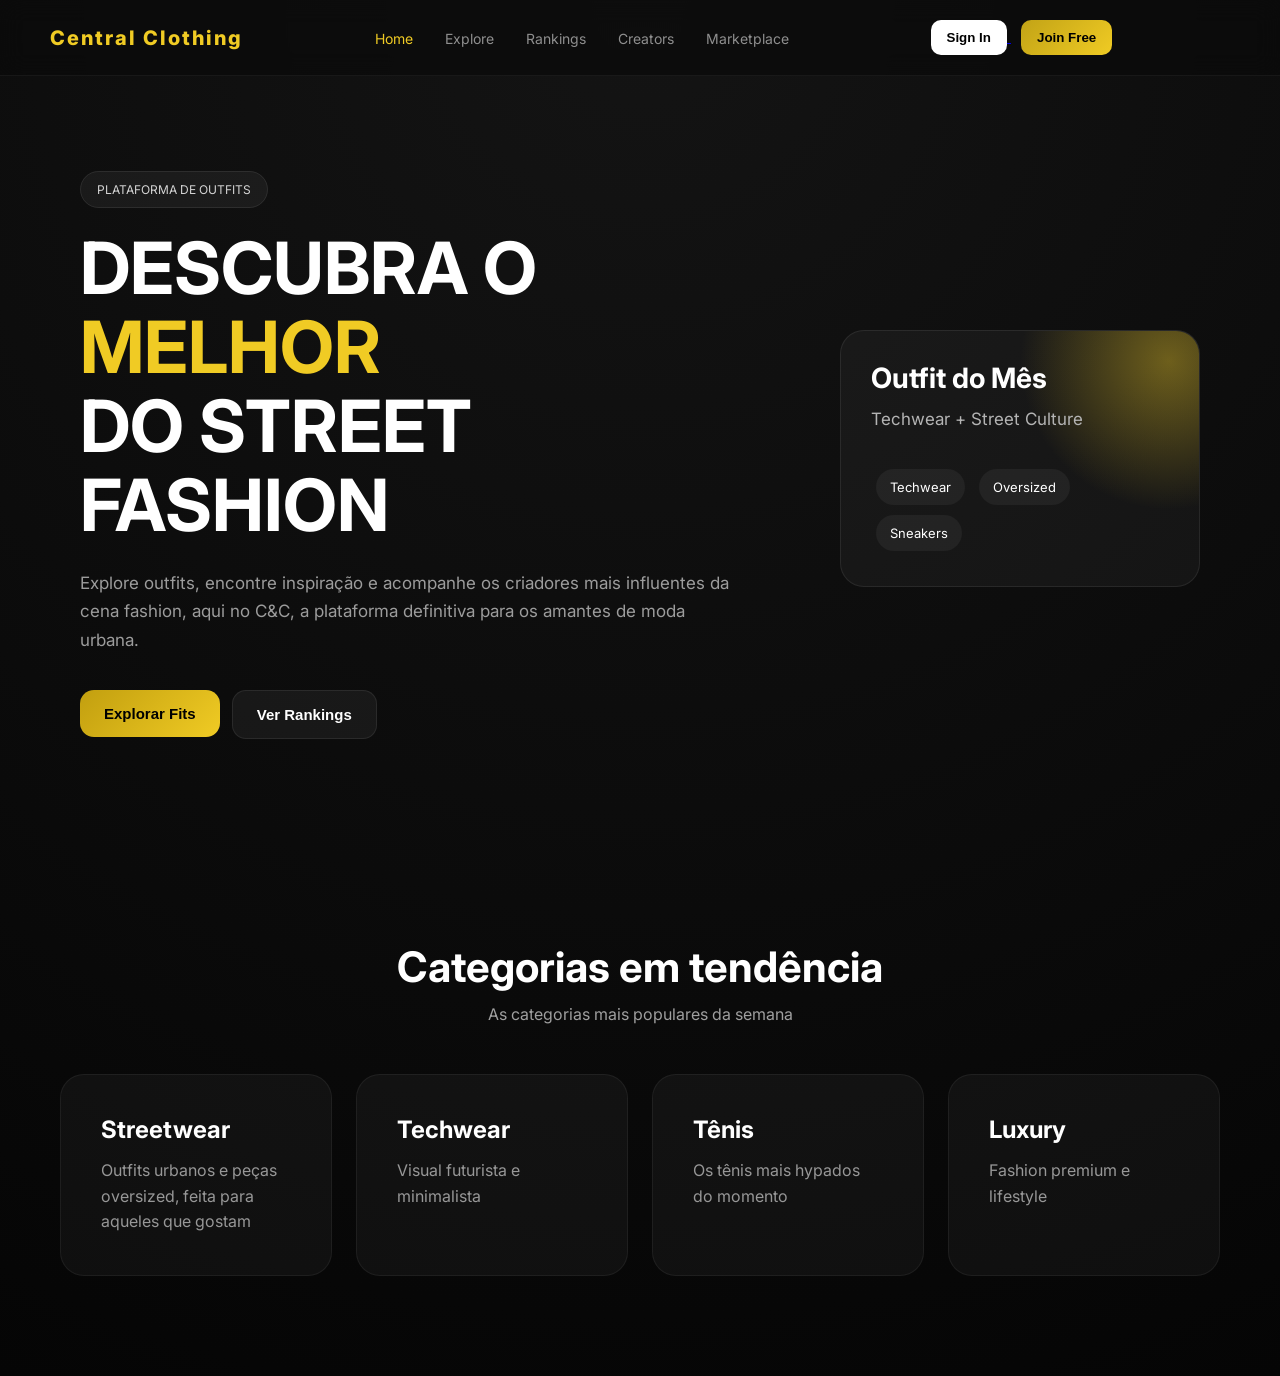
<file: index.html>
<!doctype html>
<html lang="pt-BR">
  <head>
    <meta charset="UTF-8" />
    <meta name="viewport" content="width=device-width, initial-scale=1.0" />
    <title>DRIPRANK | Home</title>

    <link rel="stylesheet" href="style.css" />

    <link rel="preconnect" href="https://fonts.googleapis.com" />
    <link
      href="https://fonts.googleapis.com/css2?family=Inter:wght@300;400;500;600;700;800&display=swap"
      rel="stylesheet"
    />
  </head>

  <body>
    <!-- HEADER -->

    <header class="header">
      <div class="logo">Central Clothing</div>

      <nav class="nav">
        <a href="index.html" class="active">Home</a>
        <a href="pages/eduardo.html">Explore</a>
        <a href="pages/igor.html">Rankings</a>
        <a href="pages/rafael.html">Creators</a>
        <a href="pages/duda.html">Marketplace</a>
      </nav>

      <div class="auth">
        <nav><a href="pages/joao.html">
        <button class="signin">Sign In</button>
        <button class="join">Join Free</button>
      </div>
      </a></nav>
    </header>

    <section class="hero">
      <div class="hero-content">
        <span class="badge">PLATAFORMA DE OUTFITS</span>

        <h1>
          DESCUBRA O <span>MELHOR</span><br />
          DO STREET FASHION
        </h1>

        <p>
          Explore outfits, encontre inspiração e acompanhe os criadores mais
          influentes da cena fashion, aqui no C&C, a plataforma definitiva para
          os amantes de moda urbana.
        </p>

        <div class="hero-buttons">
          <nav>
            <a href="pages/eduardo.html">
              <button class="primary">Explorar Fits</button>
            </a>
          </nav>
          <nav>
            <a href="pages/igor.html"
              ><button class="secondary">Ver Rankings</button></a
            >
          </nav>
        </div>
      </div>

      <div class="hero-card">
        <div class="card-glow"></div>

        <h3>Outfit do Mês</h3>

        <p>Techwear + Street Culture</p>

        <div class="mini-tags">
          <span>Techwear</span>
          <span>Oversized</span>
          <span>Sneakers</span>
        </div>
      </div>
    </section>

    <section class="trending">
      <div class="section-title">
        <h2>Categorias em tendência</h2>
        <p>As categorias mais populares da semana</p>
      </div>

      <div class="trending-grid">
        <div class="trend-card">
          <h3>Streetwear</h3>
          <p>
            Outfits urbanos e peças oversized, feita para <br />
            aqueles que gostam
          </p>
        </div>

        <div class="trend-card">
          <h3>Techwear</h3>
          <p>Visual futurista e minimalista</p>
        </div>

        <div class="trend-card">
          <h3>Tênis</h3>
          <p>Os tênis mais hypados do momento</p>
        </div>

        <div class="trend-card">
          <h3>Luxury</h3>
          <p>Fashion premium e lifestyle</p>
        </div>
      </div>
    </section>
  </body>
</html>
</file>
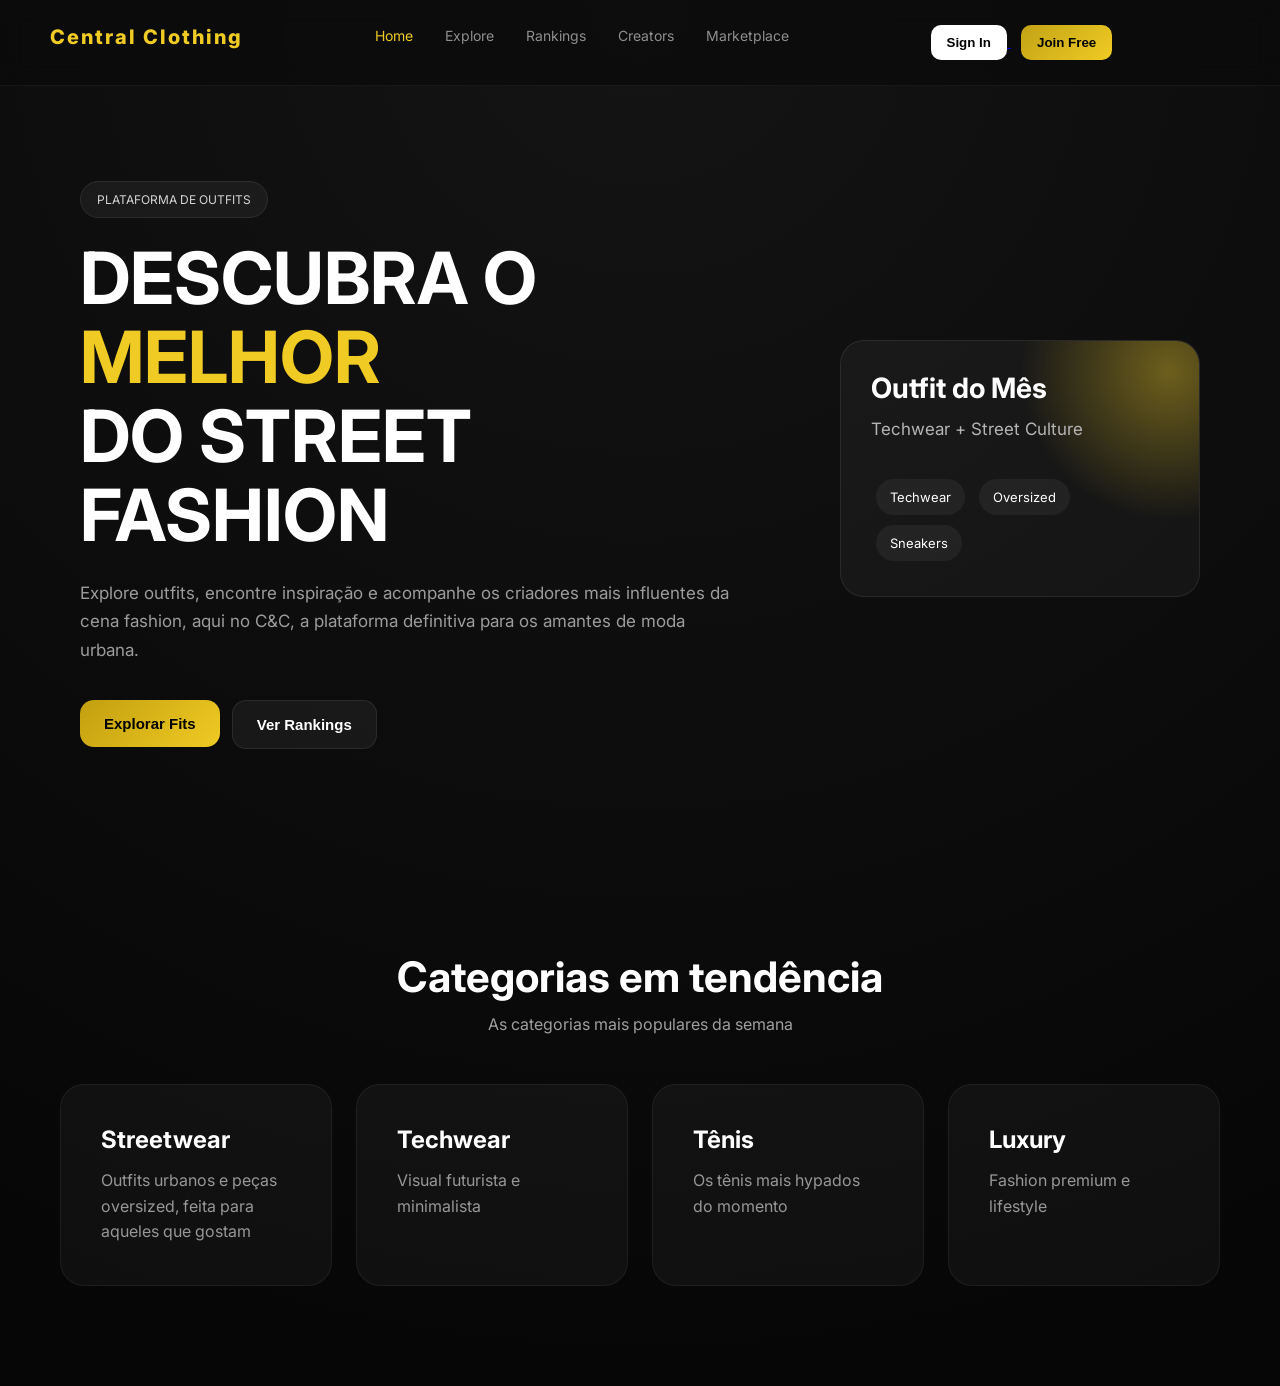
<file: pages/index.html>
<!doctype html>
<html lang="pt-BR">
  <head>
    <meta charset="UTF-8" />
    <meta name="viewport" content="width=device-width, initial-scale=1.0" />
    <title>DRIPRANK | Home</title>

    <link rel="stylesheet" href="style.css" />

    <link rel="preconnect" href="https://fonts.googleapis.com" />
    <link
      href="https://fonts.googleapis.com/css2?family=Inter:wght@300;400;500;600;700;800&display=swap"
      rel="stylesheet"
    />
  </head>

  <body>
    <!-- HEADER -->

    <header class="header">
      <div class="logo">Central Clothing</div>

      <nav class="nav">
        <a href="index.html" class="active">Home</a>
        <a href="eduardo.html">Explore</a>
        <a href="igor.html">Rankings</a>
        <a href="rafael.html">Creators</a>
        <a href="duda.html">Marketplace</a>
      </nav>

      <div class="auth">
        <nav><a href="joao.html">
        <button class="signin">Sign In</button>
        <button class="join">Join Free</button>
      </div>
      </a></nav>
    </header>

    <section class="hero">
      <div class="hero-content">
        <span class="badge">PLATAFORMA DE OUTFITS</span>

        <h1>
          DESCUBRA O <span>MELHOR</span><br />
          DO STREET FASHION
        </h1>

        <p>
          Explore outfits, encontre inspiração e acompanhe os criadores mais
          influentes da cena fashion, aqui no C&C, a plataforma definitiva para
          os amantes de moda urbana.
        </p>

        <div class="hero-buttons">
          <nav>
            <a href="eduardo.html">
              <button class="primary">Explorar Fits</button>
            </a>
          </nav>
          <nav>
            <a href="igor.html"
              ><button class="secondary">Ver Rankings</button></a
            >
          </nav>
        </div>
      </div>

      <div class="hero-card">
        <div class="card-glow"></div>

        <h3>Outfit do Mês</h3>

        <p>Techwear + Street Culture</p>

        <div class="mini-tags">
          <span>Techwear</span>
          <span>Oversized</span>
          <span>Sneakers</span>
        </div>
      </div>
    </section>

    <section class="trending">
      <div class="section-title">
        <h2>Categorias em tendência</h2>
        <p>As categorias mais populares da semana</p>
      </div>

      <div class="trending-grid">
        <div class="trend-card">
          <h3>Streetwear</h3>
          <p>
            Outfits urbanos e peças oversized, feita para <br />
            aqueles que gostam
          </p>
        </div>

        <div class="trend-card">
          <h3>Techwear</h3>
          <p>Visual futurista e minimalista</p>
        </div>

        <div class="trend-card">
          <h3>Tênis</h3>
          <p>Os tênis mais hypados do momento</p>
        </div>

        <div class="trend-card">
          <h3>Luxury</h3>
          <p>Fashion premium e lifestyle</p>
        </div>
      </div>
    </section>
  </body>
</html>
</file>
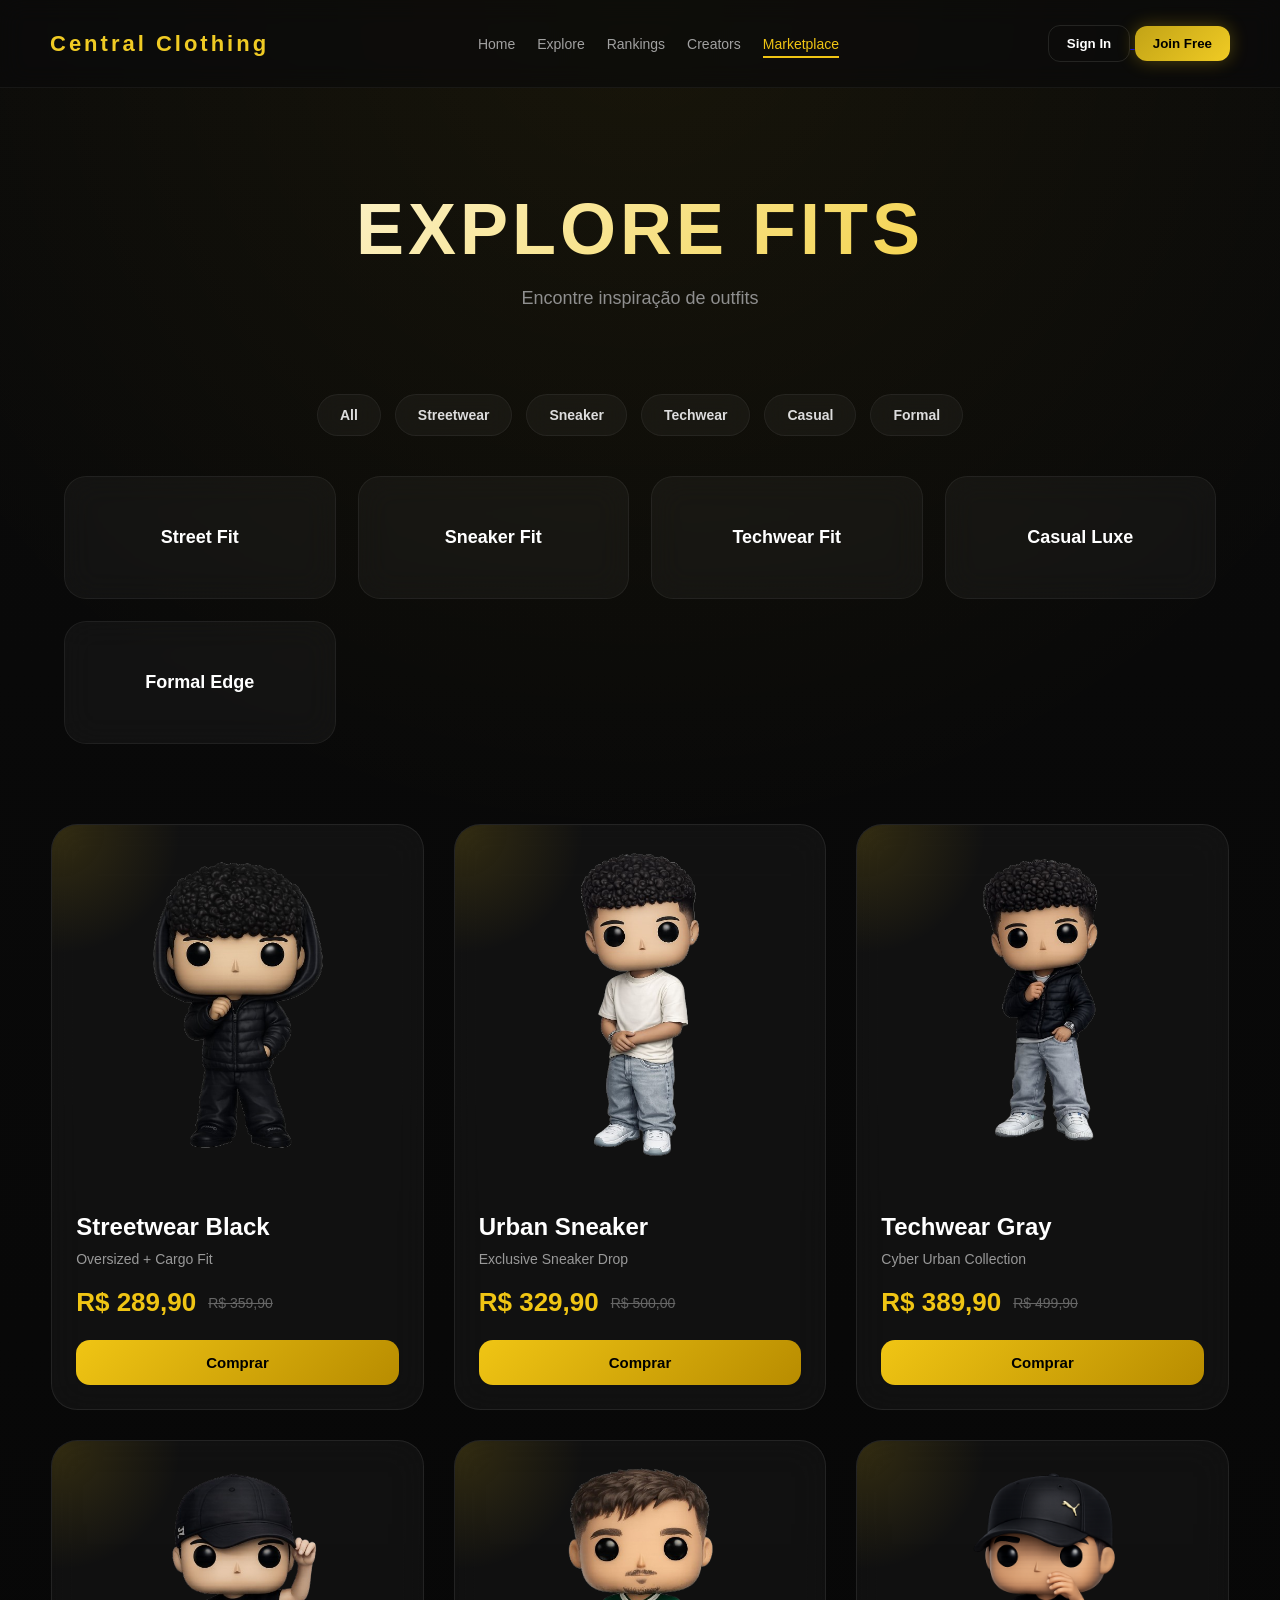
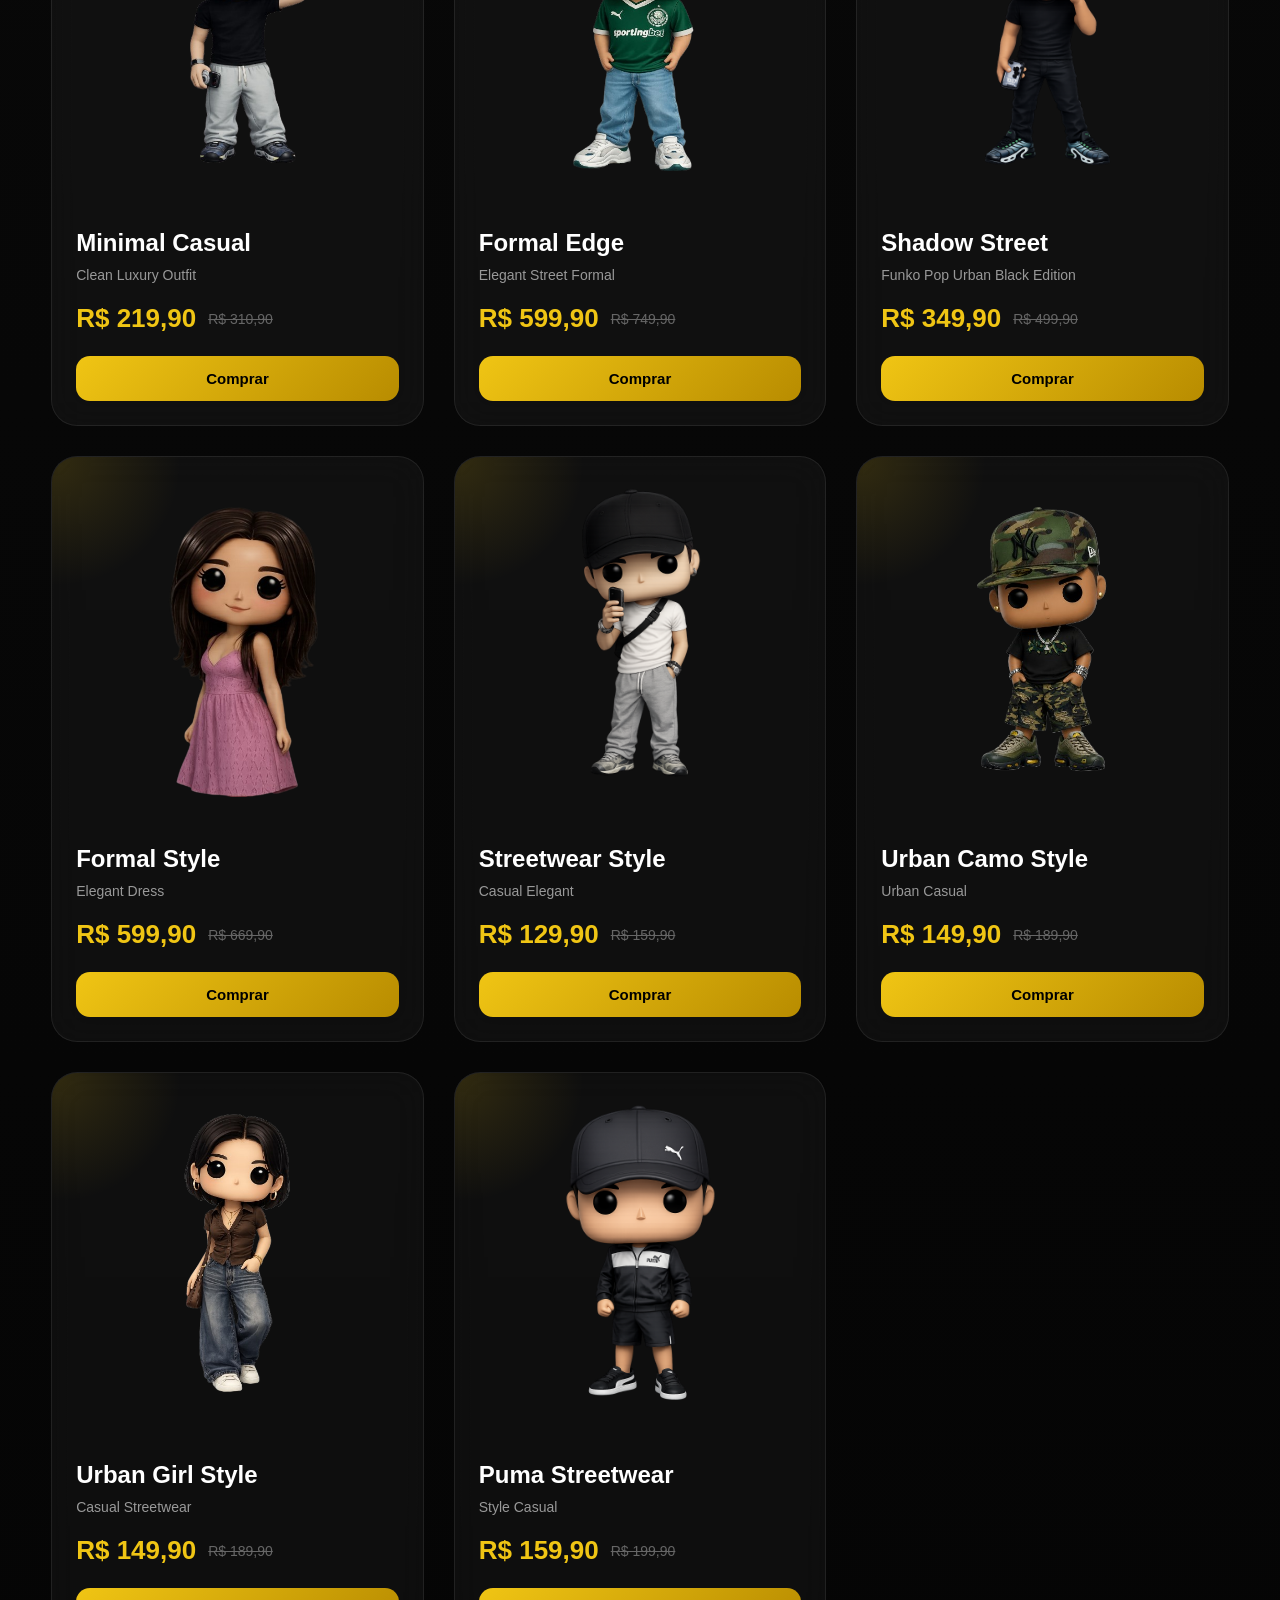
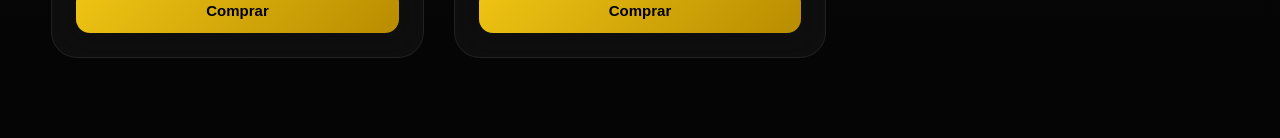
<file: pages/duda.html>
<!doctype html>
<html lang="pt-br">
  <head>
    <meta charset="UTF-8" />
    <meta name="viewport" content="width=device-width, initial-scale=1.0" />
    <title>Marketplace - Central Clothing</title>

    <!-- CSS -->
    <link rel="stylesheet" href="img/duda.css" />
  </head>

  <body>
    <!-- HEADER -->
    <header class="header">
      <div class="logo">Central Clothing</div>

      <nav>
        <a href="index.html">Home</a>
        <a href="eduardo.html">Explore</a>
        <a href="igor.html">Rankings</a>
        <a href="rafael.html">Creators</a>
        <a href="duda.html" class="active">Marketplace</a>
      </nav>

      <div class="auth">
        <a href="joao.html">
          <button>Sign In</button>
          <button class="green">Join Free</button>
        </a>
      </div>
    </header>

    <!-- HERO -->
    <section class="hero">
      <h1>EXPLORE FITS</h1>
      <p>Encontre inspiração de outfits</p>
    </section>

    <!-- FILTROS -->
    <section class="filters">
      <input type="radio" name="filter" id="all" checked />
      <input type="radio" name="filter" id="streetwear" />
      <input type="radio" name="filter" id="sneaker" />
      <input type="radio" name="filter" id="tech" />
      <input type="radio" name="filter" id="casual" />
      <input type="radio" name="filter" id="formal" />

      <div class="buttons">
        <label for="all">All</label>
        <label for="streetwear">Streetwear</label>
        <label for="sneaker">Sneaker</label>
        <label for="tech">Techwear</label>
        <label for="casual">Casual</label>
        <label for="formal">Formal</label>
      </div>

      <!-- GRID -->
      <div class="grid">
        <div class="card streetwear">Street Fit</div>
        <div class="card sneaker">Sneaker Fit</div>
        <div class="card tech">Techwear Fit</div>
        <div class="card casual">Casual Luxe</div>
        <div class="card formal">Formal Edge</div>
      </div>
    </section>

    <!-- CATÁLOGO -->
    <section class="catalogo">
      <div class="produto">
        <img src="img/bergas-removebg-preview.png" alt="Streetwear Black" />

        <div class="info">
          <h3>Streetwear Black</h3>
          <p>Oversized + Cargo Fit</p>

          <div class="preco">
            <span class="valor">R$ 289,90</span>
            <span class="old">R$ 359,90</span>
          </div>

          <button>Comprar</button>
        </div>
      </div>

      <div class="produto">
        <img src="img/eduar-removebg-preview.png" alt="Urban Sneaker" />

        <div class="info">
          <h3>Urban Sneaker</h3>
          <p>Exclusive Sneaker Drop</p>

          <div class="preco">
            <span class="valor">R$ 329,90</span>
            <span class="old">R$ 500,00</span>
          </div>

          <button>Comprar</button>
        </div>
      </div>

      <div class="produto">
        <img src="img/eduardo-removebg-preview.png" alt="Techwear Gray" />

        <div class="info">
          <h3>Techwear Gray</h3>
          <p>Cyber Urban Collection</p>

          <div class="preco">
            <span class="valor">R$ 389,90</span>
            <span class="old">R$ 499,90</span>
          </div>

          <button>Comprar</button>
        </div>
      </div>

      <div class="produto">
        <img src="img/gu-removebg-preview.png" alt="Minimal Casual" />

        <div class="info">
          <h3>Minimal Casual</h3>
          <p>Clean Luxury Outfit</p>

          <div class="preco">
            <span class="valor">R$ 219,90</span>
            <span class="old">R$ 310,90</span>
          </div>

          <button>Comprar</button>
        </div>
      </div>

      <div class="produto">
        <img src="img/rafael-removebg-preview (1).png" alt="Formal Edge" />

        <div class="info">
          <h3>Formal Edge</h3>
          <p>Elegant Street Formal</p>

          <div class="preco">
            <span class="valor">R$ 599,90</span>
            <span class="old">R$ 749,90</span>
          </div>

          <button>Comprar</button>
        </div>
      </div>

      <div class="produto">
        <img src="img/joao.png" alt="Funko Pop All Black Style" />

        <div class="info">
          <h3>Shadow Street</h3>
          <p>Funko Pop Urban Black Edition</p>

          <div class="preco">
            <span class="valor">R$ 349,90</span>
            <span class="old">R$ 499,90</span>
          </div>

          <button>Comprar</button>
        </div>
      </div>

      <div class="produto">
        <img src="img/duda.png.png" alt="Style Formal" />

        <div class="info">
          <h3>Formal Style</h3>
          <p>Elegant Dress</p>

          <div class="preco">
            <span class="valor">R$ 599,90</span>
            <span class="old">R$ 669,90</span>
          </div>

          <button>Comprar</button>
        </div>
      </div>

      <div class="produto">
        <img src="img/FUNKOGU.png" alt="Funko Casual Streetwear" />

        <div class="info">
          <h3>Streetwear Style</h3>
          <p>Casual Elegant</p>

          <div class="preco">
            <span class="valor">R$ 129,90</span>
            <span class="old">R$ 159,90</span>
          </div>

          <button>Comprar</button>
        </div>
      </div>

      <div class="produto">
        <img src="img/funkopopurban.png" alt="Funko Urban Camo Style" />

        <div class="info">
          <h3>Urban Camo Style</h3>
          <p>Urban Casual</p>

          <div class="preco">
            <span class="valor">R$ 149,90</span>
            <span class="old">R$ 189,90</span>
          </div>

          <button>Comprar</button>
        </div>
      </div>

      <div class="produto">
        <img src="img/funkomulher-removebg-preview.png" alt="Funko Feminino" />

        <div class="info">
          <h3>Urban Girl Style</h3>
          <p>Casual Streetwear</p>

          <div class="preco">
            <span class="valor">R$ 149,90</span>
            <span class="old">R$ 189,90</span>
          </div>

          <button>Comprar</button>
        </div>
      </div>

      <div class="produto">
        <img src="img/ceara.png" alt="Funko Puma Streetwear" />

        <div class="info">
          <h3>Puma Streetwear</h3>
          <p>Style Casual</p>

          <div class="preco">
            <span class="valor">R$ 159,90</span>
            <span class="old">R$ 199,90</span>
          </div>

          <button>Comprar</button>
        </div>
      </div>
    </section>
  </body>
</html>
</file>
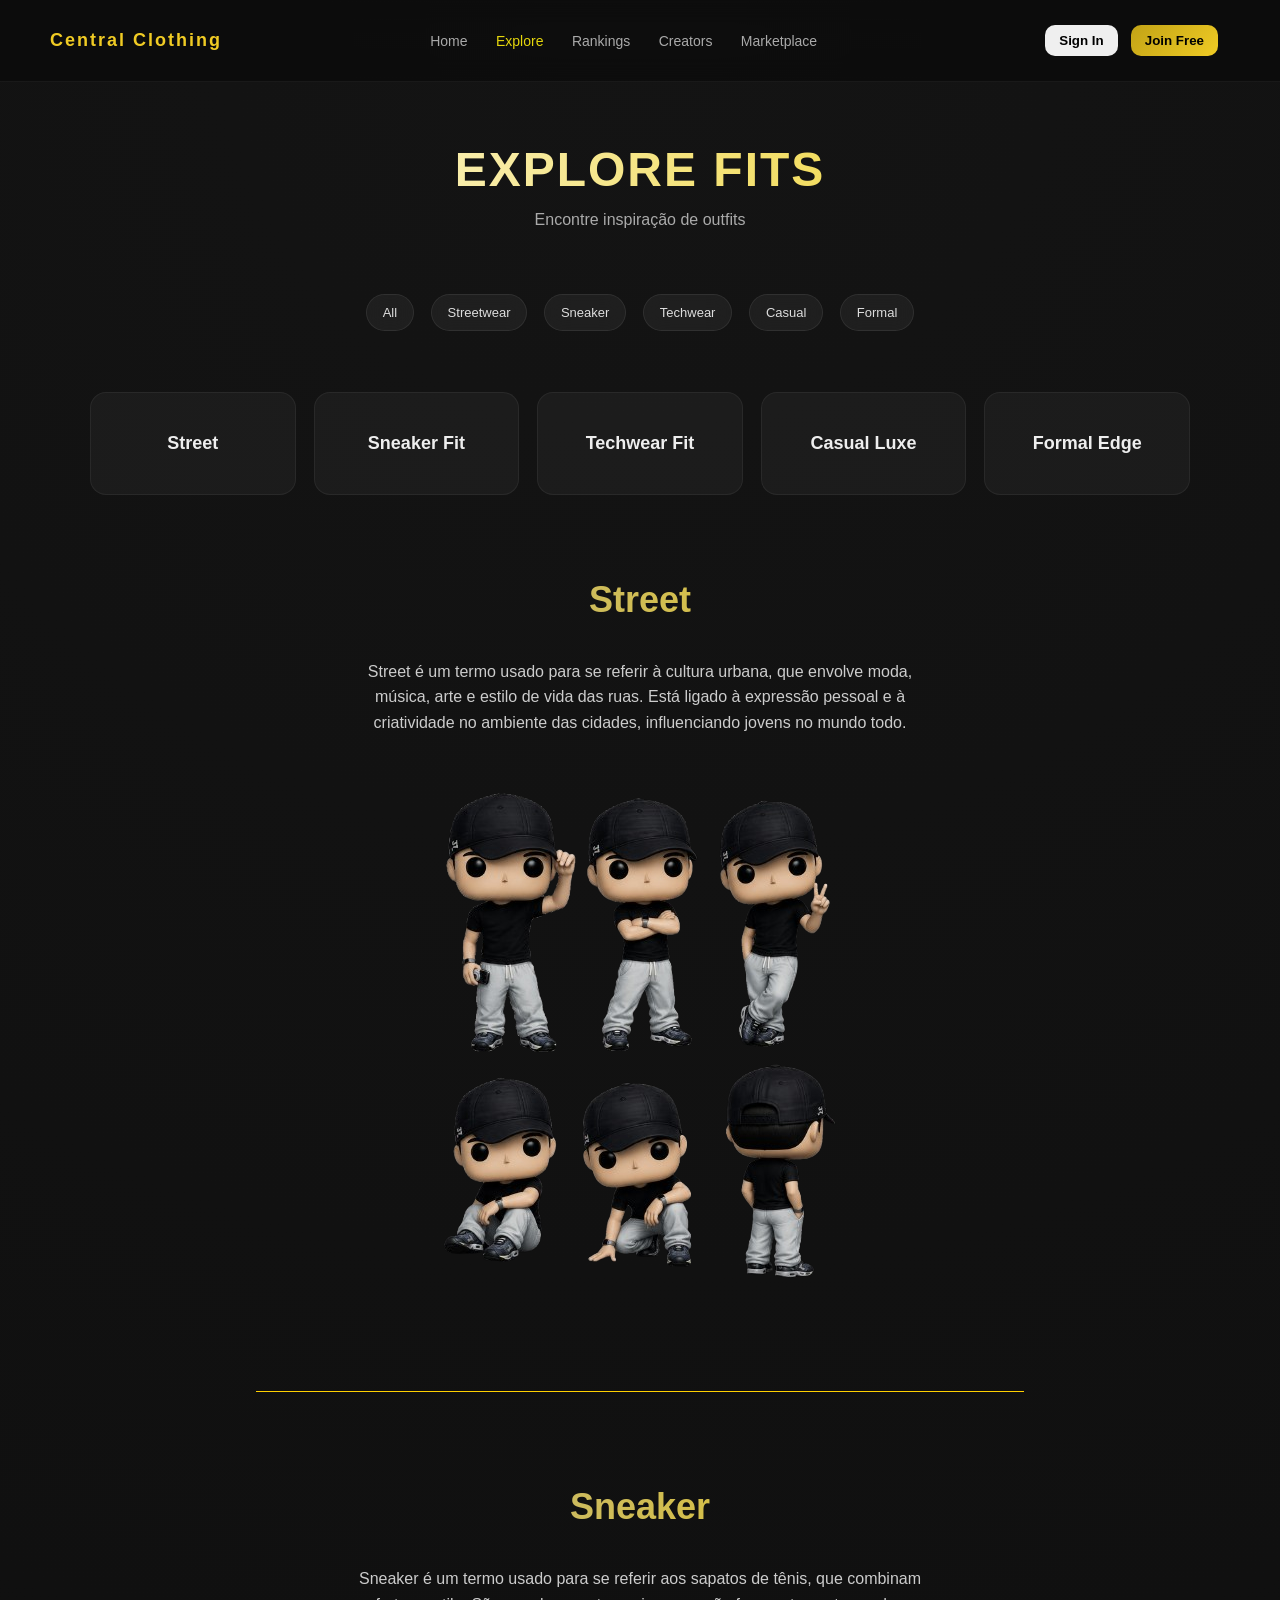
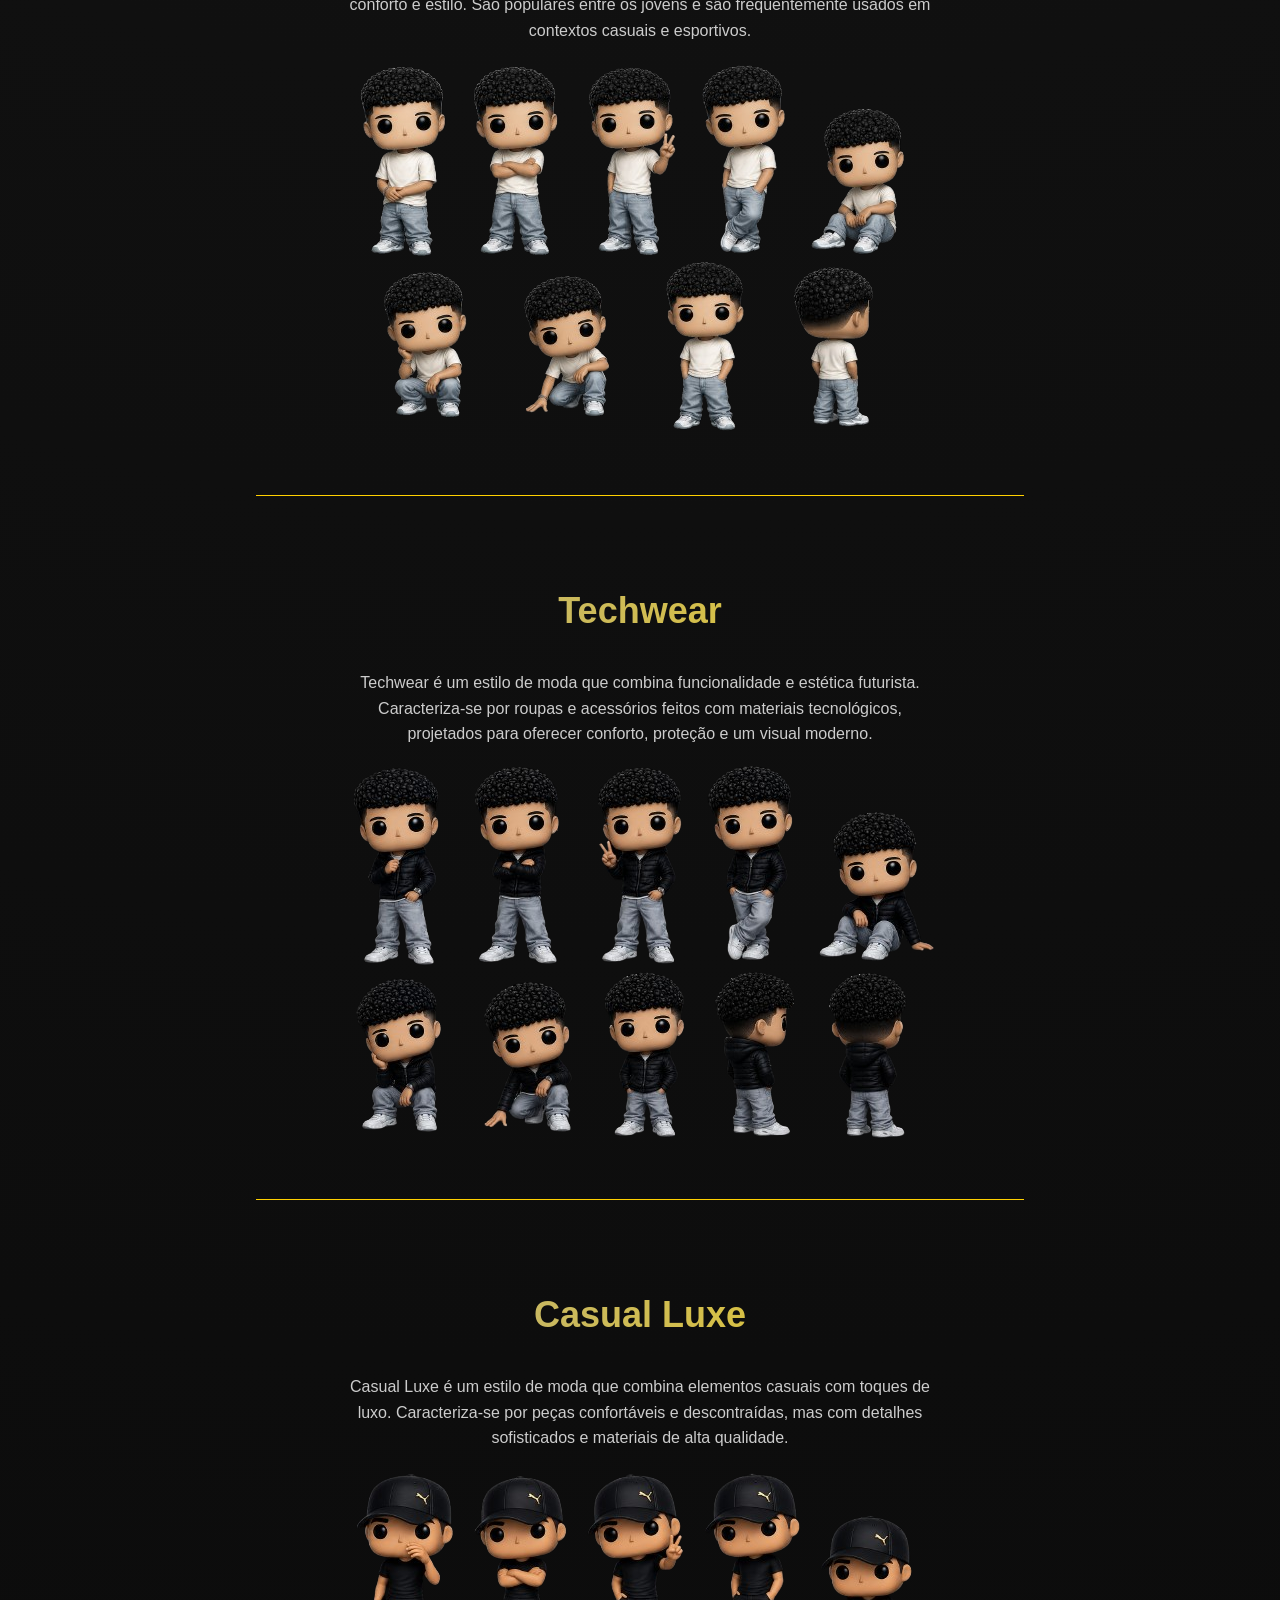
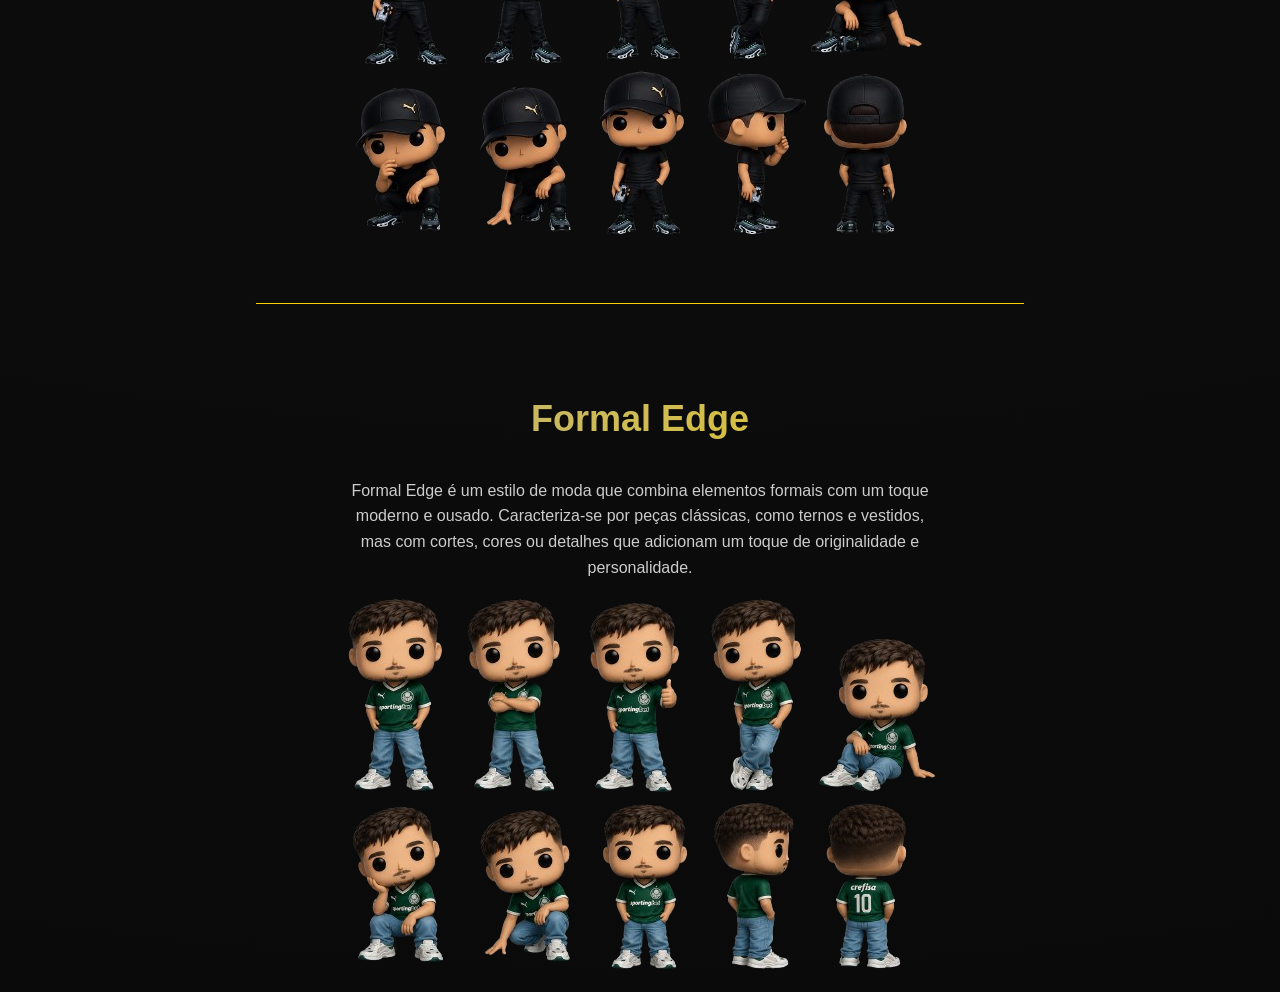
<file: pages/eduardo.html>
<!doctype html>
<html lang="pt-br">
  <head>
    <meta charset="UTF-8" />
    <meta name="viewport" content="width=device-width, initial-scale=1.0" />
    <title>Explore Fits</title>
    <link rel="stylesheet" href="eduardo.css" />
  </head>
  <body>
    <header class="header">
      <div class="logo">Central Clothing</div>


    
      <nav>
        <a href="index.html">Home</a>
        <a href="eduardo.html" class="active">Explore</a>
        <a href="igor.html">Rankings</a>
        <a href="rafael.html">Creators</a>
        <a href="duda.html">Marketplace</a>
      </nav>

      <div class="auth">
        <nav>
          <a href="gustavo.html">
            <button>Sign In</button>
            <button class="green">Join Free</button>
          </a>
        </nav>
      </div>
    </header>

    <section class="hero">
      <h1>EXPLORE FITS</h1>
      <p>Encontre inspiração de outfits</p>
    </section>

    <section class="filters">
      <input type="radio" name="filter" id="all" checked />
      <input type="radio" name="filter" id="streetwear" />
      <input type="radio" name="filter" id="sneaker" />
      <input type="radio" name="filter" id="tech" />
      <input type="radio" name="filter" id="casual" />
      <input type="radio" name="filter" id="formal" />

      <div class="buttons">
        <label for="all">All</label>
        <label for="streetwear">Streetwear</label>
        <label for="sneaker">Sneaker</label>
        <label for="tech">Techwear</label>
        <label for="casual">Casual</label>
        <label for="formal">Formal</label>
      </div>

      <div class="grid">
        <a href="#streetfit" class="card streetwear">Street </a>
         <a href="#sneakerfit" class="card sneaker">Sneaker Fit</a>
        <a href="#techfit" class="card tech">Techwear Fit</a>
        <a href="#casualfit" class="card casual">Casual Luxe</a>
        <a href="#formalfit" class="card formal">Formal Edge</a>
      </div>

  
      </div>
    </section>

    <section id="streetfit">
      <nav><a href="eduardo.html"><h1>Street</h1></a></nav>
      <p>
        Street é um termo usado para se referir à cultura urbana, que envolve
        moda, música, arte e estilo de vida das ruas. Está ligado à expressão
        pessoal e à criatividade no ambiente das cidades, influenciando jovens
        no mundo todo.
      </p>

      <img src="img/gu-poses.png" alt="poses" />
    </section>
    <hr>
    <section id="sneakerfit">
      <nav><a href="eduardo.html"><h1>Sneaker</h1></a></nav>
      <p>
        Sneaker é um termo usado para se referir aos sapatos de tênis, que combinam
        conforto e estilo. São populares entre os jovens e são frequentemente usados
        em contextos casuais e esportivos.
      </p>

      <img src="img/eduardo-poses.png" alt="poses" />
    </section> 
    <hr>
    <section id="techfit">
      <nav><a href="eduardo.html"><h1>Techwear</h1></a></nav>
      <p>
        Techwear é um estilo de moda que combina funcionalidade e estética futurista. 
        Caracteriza-se por roupas e acessórios feitos com materiais tecnológicos, 
        projetados para oferecer conforto, proteção e um visual moderno.
      </p>



      <img src="img/igor-poses.png" alt="poses" />
    </section>
    <hr>

    <section id="casualfit">
      <nav><a href="eduardo.html"><h1>Casual Luxe</h1></a></nav>
      <p>
        Casual Luxe é um estilo de moda que combina elementos casuais com toques de luxo. 
        Caracteriza-se por peças confortáveis e descontraídas, mas com detalhes sofisticados 
        e materiais de alta qualidade.
      </p>

      <img src="img/joao-poses.png" alt="poses" />
    </section>
    <hr>

    <section id="formalfit">
      <nav><a href="eduardo.html"><h1>Formal Edge</h1></a></nav>
      <p>
        Formal Edge é um estilo de moda que combina elementos formais com um toque moderno e ousado. 
        Caracteriza-se por peças clássicas, como ternos e vestidos, mas com cortes, cores ou detalhes 
        que adicionam um toque de originalidade e personalidade.
      </p>
      <img src="img/rafa-poses.png" alt="poses" />

      <!-- TOPO DA PÁGINA -->
<div id="inicio"></div>

  </body>
</html>
</file>
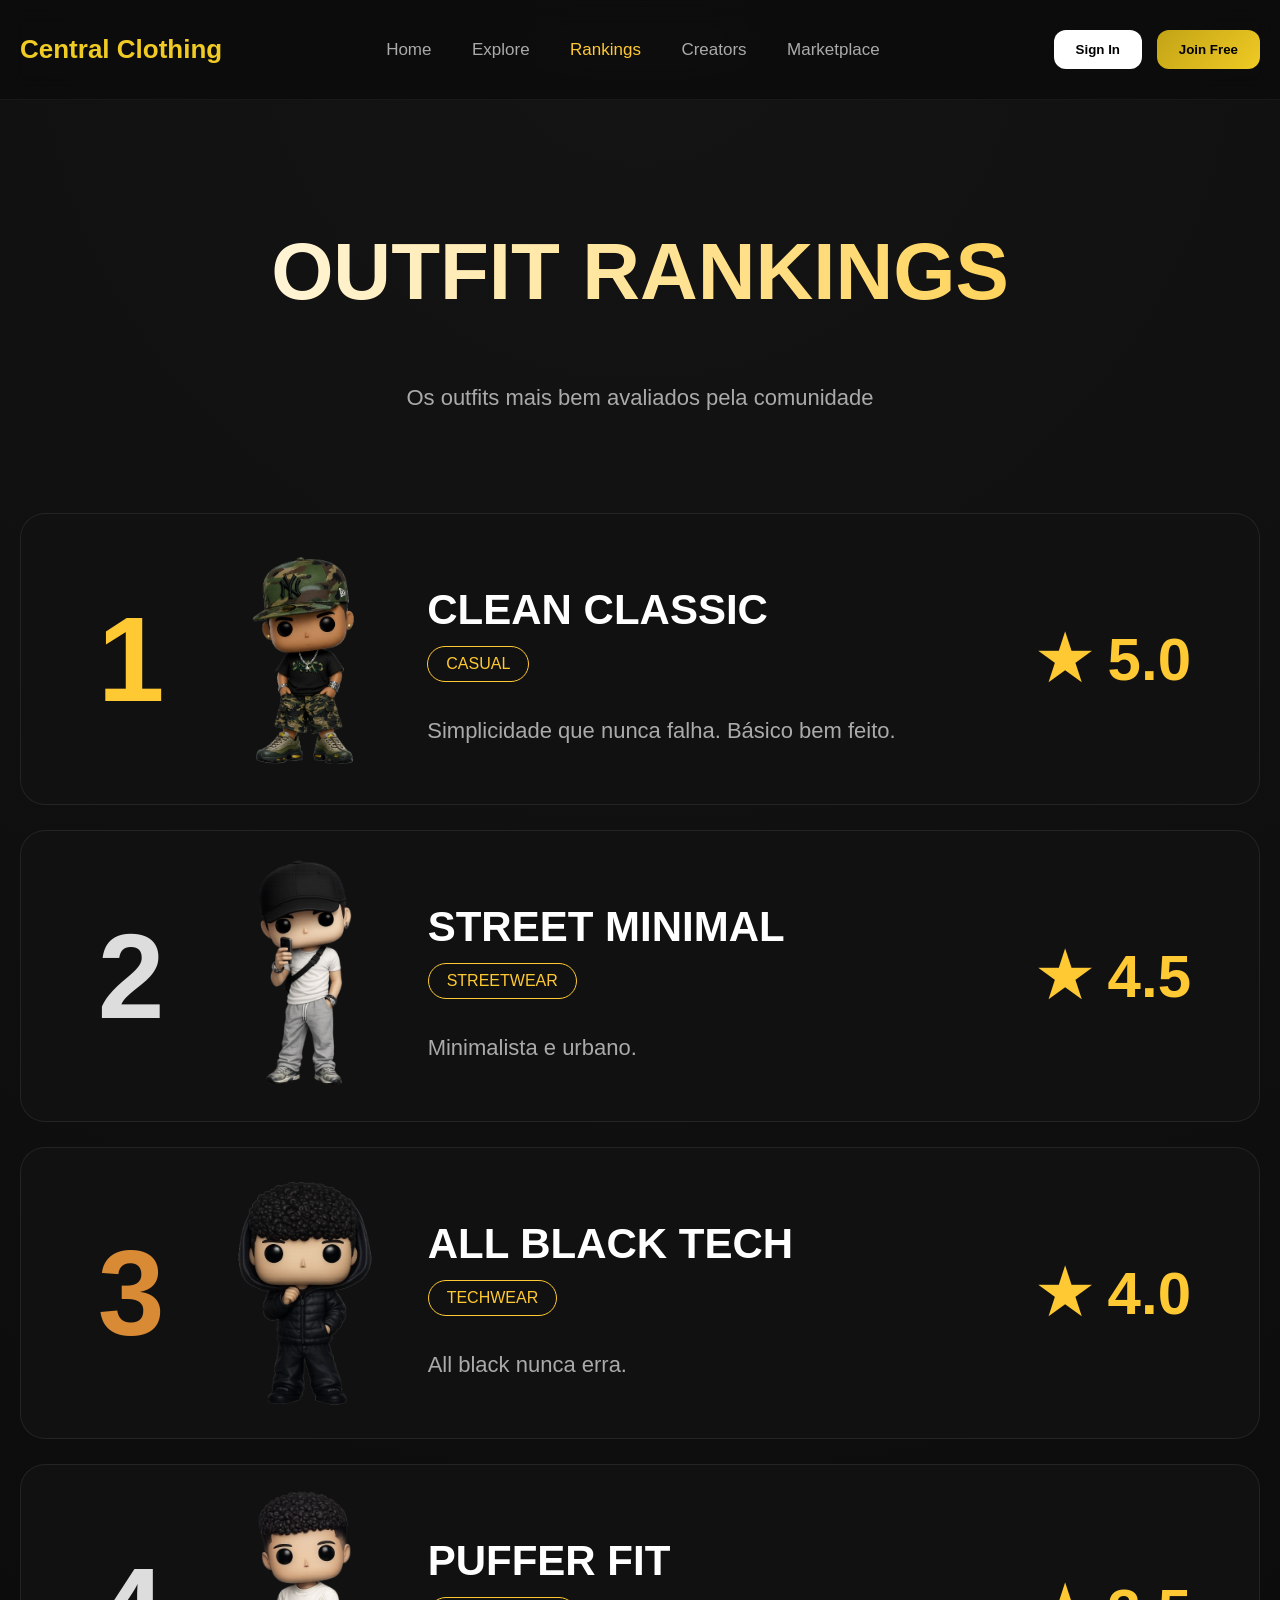
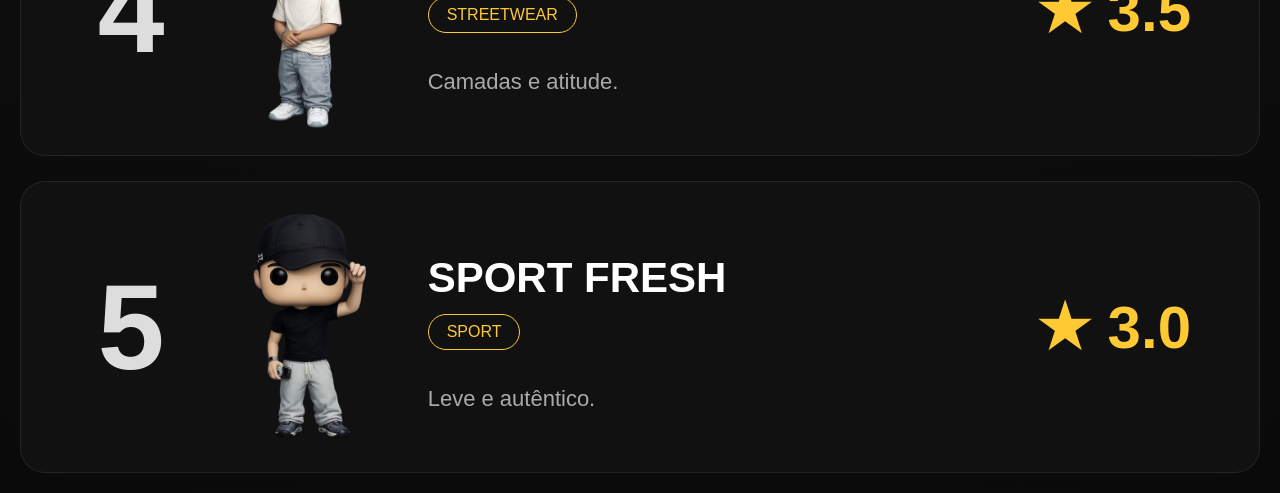
<file: pages/igor.html>
<!doctype html>
<html lang="pt-br">
  <head>
    <meta charset="UTF-8" />
    <meta name="viewport" content="width=device-width, initial-scale=1.0" />
    <title>DRIPRANK Rankings</title>
    <link rel="stylesheet" href="igor.css" />
  </head>
  <body>
    <header class="header">
      <div class="logo">Central Clothing</div>

      <nav>
        <a href="index.html">Home</a>
        <a href="eduardo.html">Explore</a>
        <a class="active" href="igor.html">Rankings</a>
        <a href="rafael.html">Creators</a>
        <a href="duda.html">Marketplace</a>
      </nav>

      <nav>
        <a href="joao.html">
          <div class="buttons-top">
            <button class="signin">Sign In</button>
            <button class="join">Join Free</button>
          </div>
        </a>
      </nav>
    </header>

    <section class="hero">
      <h1>OUTFIT RANKINGS</h1>
      <p>Os outfits mais bem avaliados pela comunidade</p>
    </section>

    <section class="ranking">
      <div class="card gold">
        <div class="position">1</div>
        <img src="img/outfit1.png" />
        <div class="info">
          <h2>CLEAN CLASSIC</h2>
          <span>CASUAL</span>
          <p>Simplicidade que nunca falha. Básico bem feito.</p>
        </div>
        <div class="score">★ 5.0</div>
      </div>

      <div class="card">
        <div class="position silver">2</div>
        <img src="img/outfit2.png" />
        <div class="info">
          <h2>STREET MINIMAL</h2>
          <span>STREETWEAR</span>
          <p>Minimalista e urbano.</p>
        </div>
        <div class="score">★ 4.5</div>
      </div>

      <div class="card bronze">
        <div class="position bronze-color">3</div>
        <img src="img/outfit3.png" />
        <div class="info">
          <h2>ALL BLACK TECH</h2>
          <span>TECHWEAR</span>
          <p>All black nunca erra.</p>
        </div>
        <div class="score">★ 4.0</div>
      </div>

      <div class="card">
        <div class="position silver">4</div>
        <img src="img/outfit4.png" />
        <div class="info">
          <h2>PUFFER FIT</h2>
          <span>STREETWEAR</span>
          <p>Camadas e atitude.</p>
        </div>
        <div class="score">★ 3.5</div>
      </div>

      <div class="card">
        <div class="position silver">5</div>
        <img src="img/outfit5.png" />
        <div class="info">
          <h2>SPORT FRESH</h2>
          <span>SPORT</span>
          <p>Leve e autêntico.</p>
        </div>
        <div class="score">★ 3.0</div>
      </div>
    </section>
  </body>
</html>
</file>
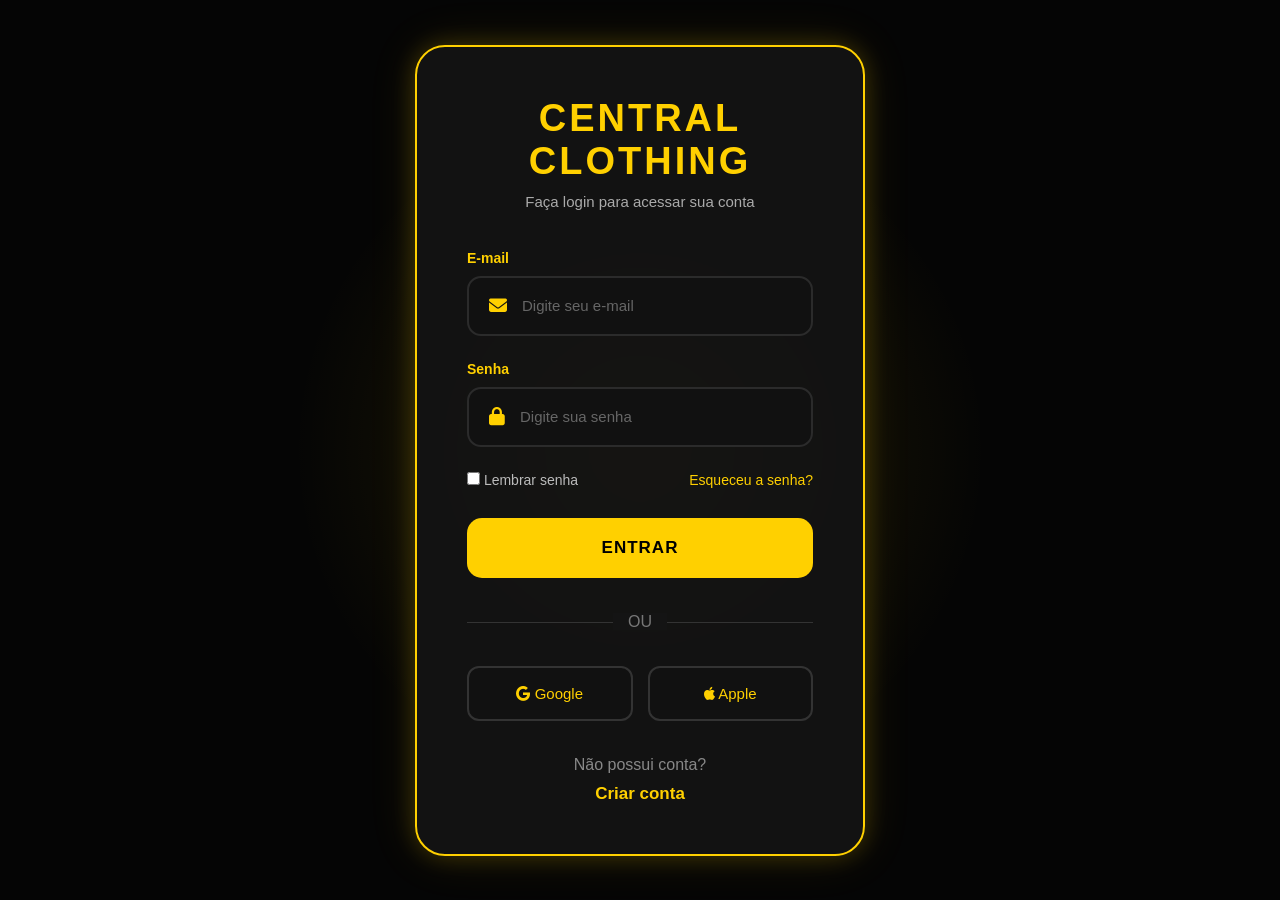
<file: pages/joao.html>
<!doctype html>
<html lang="pt-BR">
  <head>
    <meta charset="UTF-8" />
    <meta name="viewport" content="width=device-width, initial-scale=1.0" />
    <title>CENTRAL CLOTHING | Login</title>

    <link rel="stylesheet" href="joao.css" />

    <link
      rel="stylesheet"
      href="https://cdnjs.cloudflare.com/ajax/libs/font-awesome/6.5.1/css/all.min.css"
    />
  </head>

  <body>
    <div class="background-glow"></div>
    <section class="login-container">
      <div class="top">
        <h1>CENTRAL CLOTHING</h1>

        <p>Faça login para acessar sua conta</p>
      </div>
      <form>
        <div class="input-group">
          <label>E-mail</label>
          <div class="input-box">
            <i class="fa-solid fa-envelope"></i>
            <input type="email" placeholder="Digite seu e-mail" />
          </div>
        </div>

        <div class="input-group">
          <label>Senha</label>

          <div class="input-box">
            <i class="fa-solid fa-lock"></i>

            <input type="password" placeholder="Digite sua senha" />
          </div>
        </div>

        <div class="options">
          <label>
            <input type="checkbox" />
            Lembrar senha
          </label>

          <a href="#"> Esqueceu a senha? </a>
        </div>

        <nav>
          <a href="index.html">
            <button class="login-btn">ENTRAR</button>
          </a>
        </nav>

        <div class="divider">
          <span>OU</span>
        </div>

        <div class="social-login">
          <button type="button">
            <i class="fa-brands fa-google"></i>
            Google
          </button>

          <button type="button">
            <i class="fa-brands fa-apple"></i>
            Apple
          </button>
        </div>
        <div class="register">
          <p>Não possui conta?</p>
          <a href="#"> Criar conta </a>
        </div>
      </form>
    </section>
  </body>
</html>
</file>
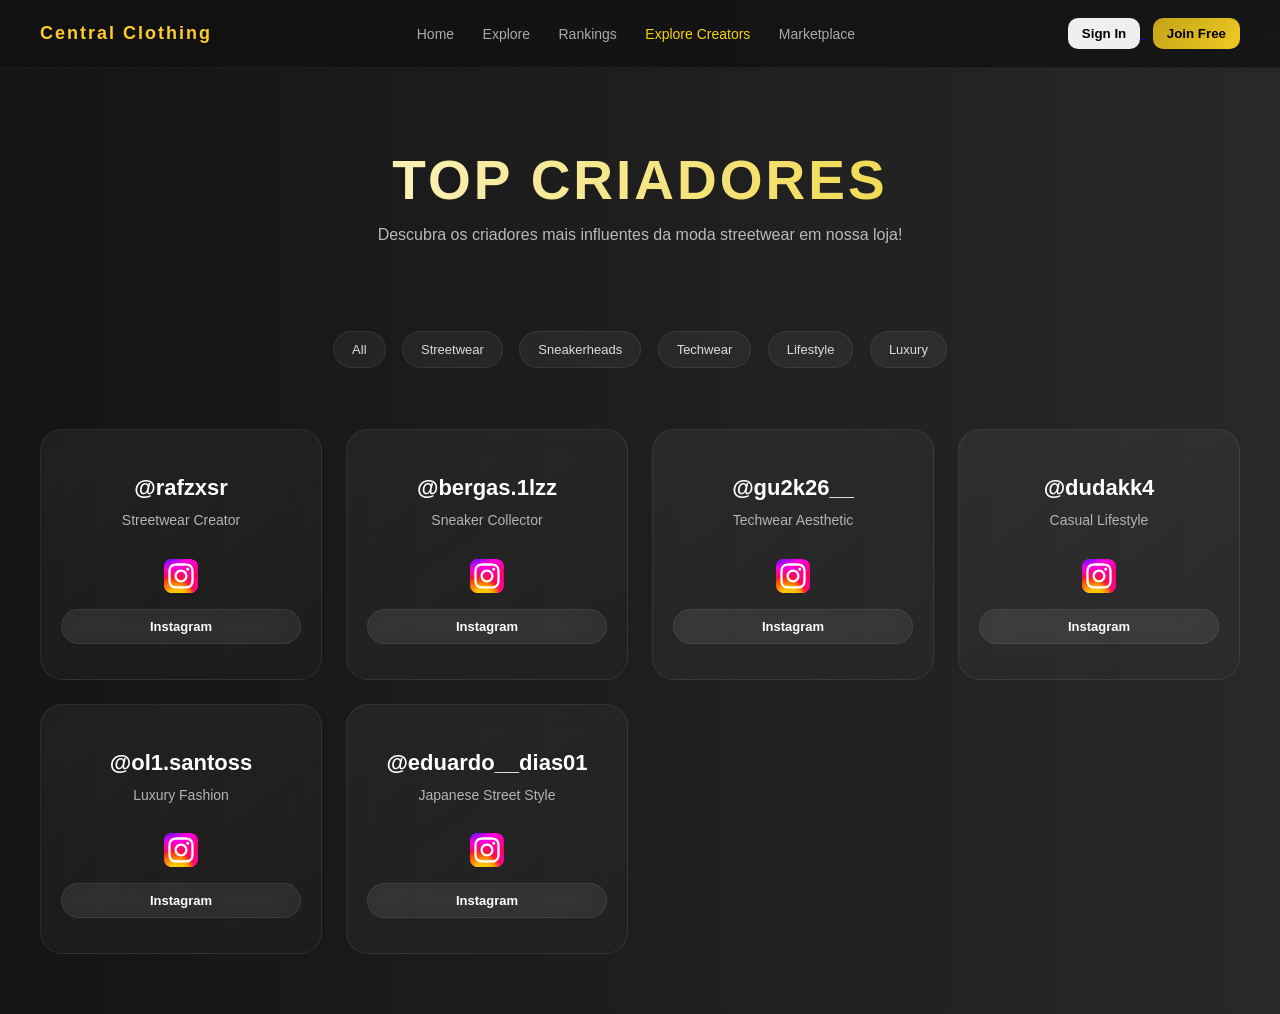
<file: pages/rafael.html>
<!doctype html>
<html lang="pt-br">
  <head>
    <meta charset="UTF-8" />
    <meta name="viewport" content="width=device-width, initial-scale=1.0" />
    <title>Creators | CENTRAL-CLOTHING</title>

    <link rel="stylesheet" href="rafael.css" />
  </head>

  <body>
    <!-- HEADER -->
    <header class="header">
      <div class="logo">Central Clothing</div>

      <nav>
        <a href="index.html">Home</a>
        <a href="eduardo.html">Explore</a>
        <a href="igor.html">Rankings</a>
        <a href="rafael.html" class="active">Explore Creators</a>
        <a href="duda.html">Marketplace</a>
      </nav>

      <div class="auth">
        <a href="joao.html">
          <button>Sign In</button>
          <button class="green">Join Free</button>
        </a>
      </div>
    </header>

    <!-- HERO -->
    <section class="hero">
      <h1>TOP CRIADORES</h1>
      <p>
        Descubra os criadores mais influentes da moda streetwear em nossa loja!
      </p>
    </section>

    <!-- FILTROS -->
    <section class="filters">
      <input type="radio" name="filter" id="all" checked />
      <input type="radio" name="filter" id="streetwear" />
      <input type="radio" name="filter" id="sneaker" />
      <input type="radio" name="filter" id="tech" />
      <input type="radio" name="filter" id="casual" />
      <input type="radio" name="filter" id="formal" />

      <!-- BOTÕES -->
      <div class="buttons">
        <label for="all">All</label>
        <label for="streetwear">Streetwear</label>
        <label for="sneaker">Sneakerheads</label>
        <label for="tech">Techwear</label>
        <label for="casual">Lifestyle</label>
        <label for="formal">Luxury</label>
      </div>

      <!-- GRID -->
      <div class="grid">
        <div class="card streetwear">
          <h3>@rafzxsr</h3>
          <p>Streetwear Creator</p>
          <img src="img/Instagram_logo_2022.svg" alt="Instagram" />
          <a
            href="https://www.instagram.com/rafzxsr/"
            target="_blank"
            class="card streetwear"
            >Instagram</a
          >
        </div>

        <div class="card sneaker">
          <h3>@bergas.1lzz</h3>
          <p>Sneaker Collector</p>
          <img src="img/Instagram_logo_2022.svg" alt="Instagram" />
          <a
            href="https://www.instagram.com/bergas.1lzz/"
            target="_blank"
            class="card sneaker"
            >Instagram</a
          >
        </div>

        <div class="card tech">
          <h3>@gu2k26__</h3>
          <p>Techwear Aesthetic</p>
          <img src="img/Instagram_logo_2022.svg" alt="Instagram" />
          <a
            href="https://www.instagram.com/gu2k26__/"
            target="_blank"
            class="card tech"
            >Instagram</a
          >
        </div>

        <div class="card casual">
          <h3>@dudakk4</h3>
          <p>Casual Lifestyle</p>
          <img src="img/Instagram_logo_2022.svg" alt="Instagram" />
          <a
            href="https://www.instagram.com/dudaakk4/"
            target="_blank"
            class="card casual"
            >Instagram</a
          >
        </div>

        <div class="card formal">
          <h3>@ol1.santoss</h3>
          <p>Luxury Fashion</p>
          <img src="img/Instagram_logo_2022.svg" alt="Instagram" />
          <a
            href="https://www.instagram.com/ol1.santoss/"
            target="_blank"
            class="card formal"
            >Instagram</a
          >
        </div>

        <div class="card streetwear">
          <h3>@eduardo__dias01</h3>
          <p>Japanese Street Style</p>
          <img src="img/Instagram_logo_2022.svg" alt="Instagram" />
          <a
            href="https://www.instagram.com/eduardo__dias01/"
            target="_blank"
            class="card streetwear"
            >Instagram</a
          >
        </div>
      </div>
    </section>
  </body>
</html>
</file>
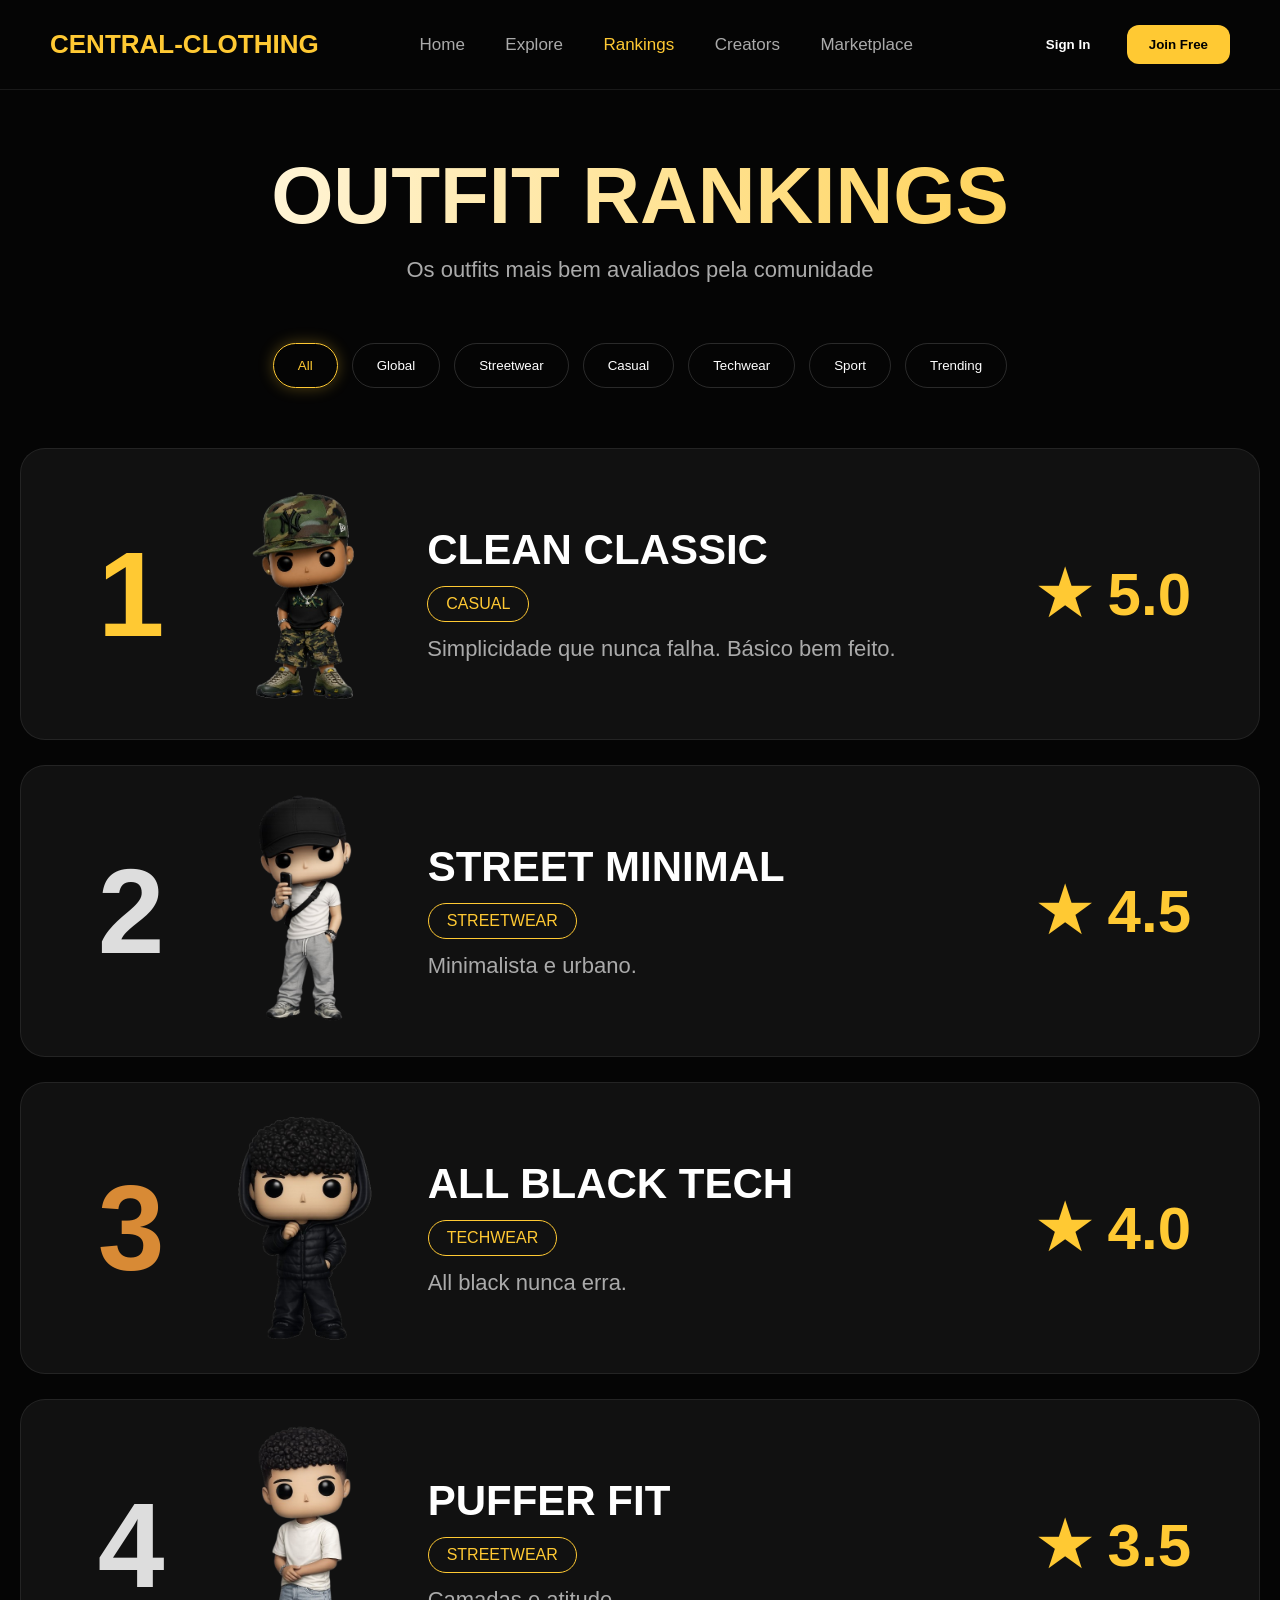
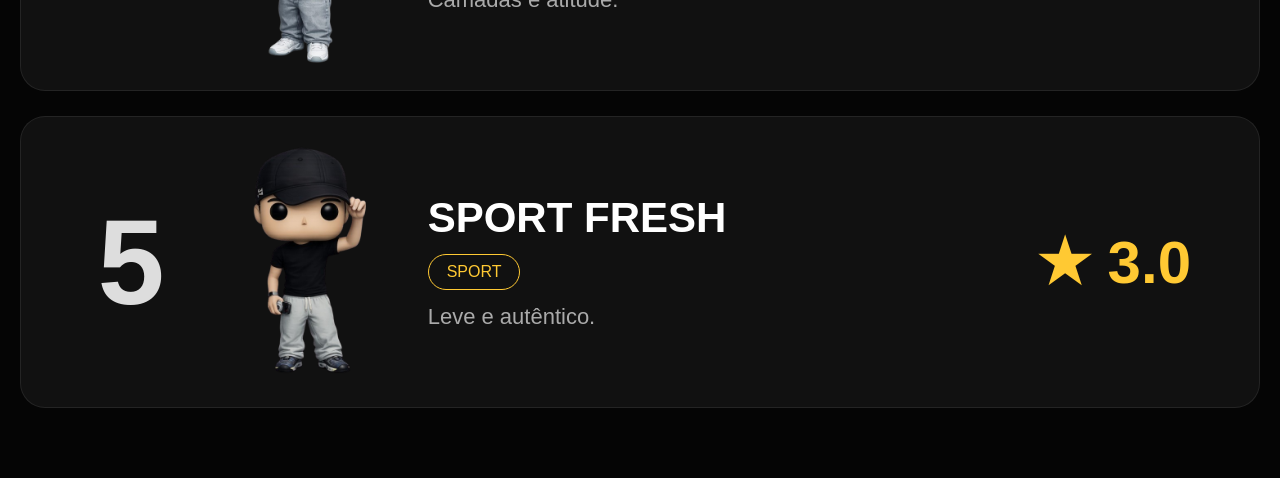
<file: CENTRAL-CLOTHING/pages/igor.html>
<!doctype html>
<html lang="pt-br">
  <head>
    <meta charset="UTF-8" />
    <meta name="viewport" content="width=device-width, initial-scale=1.0" />
    <title>DRIPRANK Rankings</title>
    <link rel="stylesheet" href="igor.css" />
  </head>
  <body>
    <header class="header">
      <div class="logo">CENTRAL-CLOTHING</div>

      <nav>
        <a href="#">Home</a>
        <a href="#">Explore</a>
        <a class="active" href="#">Rankings</a>
        <a href="#">Creators</a>
        <a href="#">Marketplace</a>
      </nav>

      <div class="buttons-top">
        <button class="signin">Sign In</button>
        <button class="join">Join Free</button>
      </div>
    </header>

    <section class="hero">
      <h1>OUTFIT RANKINGS</h1>
      <p>Os outfits mais bem avaliados pela comunidade</p>
    </section>

    <section class="filters">
      <button class="selected">All</button>
      <button>Global</button>
      <button>Streetwear</button>
      <button>Casual</button>
      <button>Techwear</button>
      <button>Sport</button>
      <button>Trending</button>
    </section>

    <section class="ranking">
      <div class="card gold">
        <div class="position">1</div>
        <img src="outfit1.png" />
        <div class="info">
          <h2>CLEAN CLASSIC</h2>
          <span>CASUAL</span>
          <p>Simplicidade que nunca falha. Básico bem feito.</p>
        </div>
        <div class="score">★ 5.0</div>
      </div>

      <div class="card">
        <div class="position silver">2</div>
        <img src="outfit2.png" />
        <div class="info">
          <h2>STREET MINIMAL</h2>
          <span>STREETWEAR</span>
          <p>Minimalista e urbano.</p>
        </div>
        <div class="score">★ 4.5</div>
      </div>

      <div class="card bronze">
        <div class="position bronze-color">3</div>
        <img src="outfit3.png" />
        <div class="info">
          <h2>ALL BLACK TECH</h2>
          <span>TECHWEAR</span>
          <p>All black nunca erra.</p>
        </div>
        <div class="score">★ 4.0</div>
      </div>

      <div class="card">
        <div class="position silver">4</div>
        <img src="outfit4.png" />
        <div class="info">
          <h2>PUFFER FIT</h2>
          <span>STREETWEAR</span>
          <p>Camadas e atitude.</p>
        </div>
        <div class="score">★ 3.5</div>
      </div>

      <div class="card">
        <div class="position silver">5</div>
        <img src="outfit5.png" />
        <div class="info">
          <h2>SPORT FRESH</h2>
          <span>SPORT</span>
          <p>Leve e autêntico.</p>
        </div>
        <div class="score">★ 3.0</div>
      </div>
    </section>
  </body>
</html>
</file>
<file: style.css>
* {
  margin: 0;
  padding: 0;
  box-sizing: border-box;
}

body {
  font-family: "Inter", sans-serif;
  background: radial-gradient(circle at top, #141414, #050505);
  color: white;
  min-height: 100vh;
}

/* HEADER */

.header {
  width: 100%;
  padding: 20px 50px;

  display: flex;
  justify-content: space-between;
  align-items: center;

  background: rgba(10, 10, 10, 0.7);

  backdrop-filter: blur(12px);

  border-bottom: 1px solid rgba(255, 255, 255, 0.05);

  position: sticky;
  top: 0;
  z-index: 999;
}

.logo {
  color: #f0cb24;
  font-weight: 800;
  letter-spacing: 2px;
  font-size: 20px;
}

.nav a {
  color: #8f8f8f;
  text-decoration: none;
  margin: 0 14px;
  font-size: 14px;
  transition: 0.3s;
}

.nav a:hover {
  color: #f0cb24;
}

.nav .active {
  color: #f0cb24;
}

.auth button {
  padding: 10px 16px;
  border-radius: 10px;
  border: none;
  cursor: pointer;
  margin-left: 10px;
  font-weight: 600;
  transition: 0.3s;
}

.signin {
  background: white;
}

.join {
  background: linear-gradient(135deg, #c2a316, #f0cb24);
}

.auth button:hover {
  transform: translateY(-3px);
}

/* HERO */

.hero {
  width: 100%;
  min-height: 85vh;

  display: flex;
  justify-content: space-between;
  align-items: center;

  padding: 0 80px;
}

.hero-content {
  max-width: 650px;
}

.badge {
  padding: 10px 16px;
  border-radius: 999px;
  background: rgba(255, 255, 255, 0.05);

  border: 1px solid rgba(255, 255, 255, 0.08);

  font-size: 12px;
  color: #d4d4d4;
}

.hero h1 {
  font-size: 72px;
  line-height: 1.1;
  margin-top: 30px;
}

.hero h1 span {
  color: #f0cb24;
}

.hero p {
  margin-top: 24px;
  color: #9c9c9c;
  font-size: 17px;
  line-height: 1.7;
}

.hero-buttons {
  margin-top: 35px;
  display: flex;
}

.primary,
.secondary {
  padding: 15px 24px;
  border-radius: 14px;
  border: none;
  cursor: pointer;

  font-size: 15px;
  font-weight: 600;

  transition: 0.3s;
}

.primary {
  background: linear-gradient(135deg, #c29f0f, #f0cb24);
  color: black;
}

.secondary {
  background: rgba(255, 255, 255, 0.05);

  color: white;

  border: 1px solid rgba(255, 255, 255, 0.08);

  margin-left: 12px;
}

.primary:hover,
.secondary:hover {
  transform: translateY(-4px);
}

.hero-card {
  width: 360px;
  padding: 30px;

  border-radius: 24px;

  background: rgba(255, 255, 255, 0.04);

  border: 1px solid rgba(255, 255, 255, 0.08);

  position: relative;

  overflow: hidden;
}

.card-glow {
  width: 300px;
  height: 300px;

  background: radial-gradient(circle, rgba(240, 203, 36, 0.4), transparent 70%);

  position: absolute;

  top: -120px;
  right: -120px;
}

.hero-card h3 {
  font-size: 28px;
  position: relative;
}

.hero-card p {
  margin-top: 10px;
  color: #b4b4b4;
  position: relative;
}

.mini-tags {
  margin-top: 30px;
  position: relative;
}

.mini-tags span {
  display: inline-block;

  padding: 10px 14px;

  margin: 5px;

  border-radius: 999px;

  background: rgba(255, 255, 255, 0.05);

  font-size: 13px;
}

.section-title {
  text-align: center;
  margin-bottom: 50px;
}

.section-title h2 {
  font-size: 42px;
}

.section-title p {
  margin-top: 12px;
  color: #9f9f9f;
}

/* TRENDING */

.trending {
  padding: 100px 60px;
}

.trending-grid {
  display: grid;

  grid-template-columns: repeat(auto-fit, minmax(240px, 1fr));

  gap: 24px;
}

.trend-card {
  padding: 40px;

  border-radius: 24px;

  background: rgba(255, 255, 255, 0.04);

  border: 1px solid rgba(255, 255, 255, 0.06);

  transition: 0.3s;
}

.trend-card:hover {
  transform: translateY(-6px);

  border-color: rgba(240, 203, 36, 0.4);
}

.trend-card h3 {
  font-size: 24px;
}

.trend-card p {
  margin-top: 14px;
  color: #979797;
  line-height: 1.6;
}

/* CREATORS */

.creators {
  padding: 50px 60px 100px;
}

.creator-list {
  max-width: 900px;
  margin: auto;
}

.creator-card {
  display: flex;
  align-items: center;
  justify-content: space-between;

  padding: 24px;

  margin-bottom: 20px;

  border-radius: 20px;

  background: rgba(255, 255, 255, 0.04);

  border: 1px solid rgba(255, 255, 255, 0.06);
}

.avatar {
  width: 60px;
  height: 60px;

  border-radius: 50%;

  background: linear-gradient(135deg, #c29f0f, #f0cb24);
}

.creator-info {
  flex: 1;
  margin-left: 20px;
}

.creator-info h4 {
  font-size: 18px;
}

.creator-info span {
  color: #999;
  font-size: 14px;
}

.creator-card button {
  padding: 12px 20px;

  border: none;

  border-radius: 12px;

  background: linear-gradient(135deg, #c29f0f, #f0cb24);

  font-weight: 600;

  cursor: pointer;

  transition: 0.3s;
}

.creator-card button:hover {
  transform: scale(1.05);
}

/* RESPONSIVO */

@media (max-width: 1000px) {
  .hero {
    flex-direction: column;
    justify-content: center;
    text-align: center;

    padding: 100px 30px;
  }

  .hero-card {
    margin-top: 60px;
  }

  .hero h1 {
    font-size: 52px;
  }
}

@media (max-width: 768px) {
  .nav {
    display: none;
  }

  .hero h1 {
    font-size: 42px;
  }

  .header {
    padding: 20px;
  }

  .hero {
    padding: 80px 20px;
  }

  .trending,
  .creators {
    padding-left: 20px;
    padding-right: 20px;
  }

  .creator-card {
    flex-direction: column;
    gap: 20px;
    text-align: center;
  }

  .creator-info {
    margin-left: 0;
  }

  .hero-card {
    width: 100%;
  }
}
</file>
<file: pages/style.css>
* {
  margin: 0;
  padding: 0;
  box-sizing: border-box;
}

body {
  font-family: "Inter", sans-serif;
  background: radial-gradient(circle at top, #141414, #050505);
  color: white;
  min-height: 100vh;
}

html {
  scroll-behavior: smooth;
}
/* HEADER */

.header {
  padding: 25px 50px;

  display: flex;
  justify-content: space-between;

  background: rgba(10, 10, 10, 0.7);

  backdrop-filter: blur(12px);

  border-bottom: 1px solid rgba(255, 255, 255, 0.05);

  position: sticky;
  top: 0;
  z-index: 999;
  text-align: center;
}

.logo {
  color: #f0cb24;
  font-weight: 800;
  letter-spacing: 2px;
  font-size: 20px;
}

.nav a {
  color: #8f8f8f;
  text-decoration: none;
  margin: 0 14px;
  font-size: 14px;
  transition: 0.3s;
}

.nav a:hover {
  color: #f0cb24;
}

.nav .active {
  color: #f0cb24;
}

.auth button {
  padding: 10px 16px;
  border-radius: 10px;
  border: none;
  cursor: pointer;
  margin-left: 10px;
  font-weight: 600;
  transition: 0.3s;
}

.signin {
  background: white;
}

.join {
  background: linear-gradient(135deg, #c2a316, #f0cb24);
}

.auth button:hover {
  transform: translateY(-3px);
}

/* HERO */

.hero {
  width: 100%;
  min-height: 85vh;

  display: flex;
  justify-content: space-between;
  align-items: center;

  padding: 0 80px;
}

.hero-content {
  max-width: 650px;
}

.badge {
  padding: 10px 16px;
  border-radius: 999px;
  background: rgba(255, 255, 255, 0.05);

  border: 1px solid rgba(255, 255, 255, 0.08);

  font-size: 12px;
  color: #d4d4d4;
}

.hero h1 {
  font-size: 72px;
  line-height: 1.1;
  margin-top: 30px;
}

.hero h1 span {
  color: #f0cb24;
}

.hero p {
  margin-top: 24px;
  color: #9c9c9c;
  font-size: 17px;
  line-height: 1.7;
}

.hero-buttons {
  margin-top: 35px;
  display: flex;
}

.primary,
.secondary {
  padding: 15px 24px;
  border-radius: 14px;
  border: none;
  cursor: pointer;

  font-size: 15px;
  font-weight: 600;

  transition: 0.3s;
}

.primary {
  background: linear-gradient(135deg, #c29f0f, #f0cb24);
  color: black;
}

.secondary {
  background: rgba(255, 255, 255, 0.05);

  color: white;

  border: 1px solid rgba(255, 255, 255, 0.08);

  margin-left: 12px;
}

.primary:hover,
.secondary:hover {
  transform: translateY(-4px);
}

.hero-card {
  width: 360px;
  padding: 30px;

  border-radius: 24px;

  background: rgba(255, 255, 255, 0.04);

  border: 1px solid rgba(255, 255, 255, 0.08);

  position: relative;

  overflow: hidden;
}

.card-glow {
  width: 300px;
  height: 300px;

  background: radial-gradient(circle, rgba(240, 203, 36, 0.4), transparent 70%);

  position: absolute;

  top: -120px;
  right: -120px;
}

.hero-card h3 {
  font-size: 28px;
  position: relative;
}

.hero-card p {
  margin-top: 10px;
  color: #b4b4b4;
  position: relative;
}

.mini-tags {
  margin-top: 30px;
  position: relative;
}

.mini-tags span {
  display: inline-block;

  padding: 10px 14px;

  margin: 5px;

  border-radius: 999px;

  background: rgba(255, 255, 255, 0.05);

  font-size: 13px;
}

.section-title {
  text-align: center;
  margin-bottom: 50px;
}

.section-title h2 {
  font-size: 42px;
}

.section-title p {
  margin-top: 12px;
  color: #9f9f9f;
}

/* TRENDING */

.trending {
  padding: 100px 60px;
}

.trending-grid {
  display: grid;

  grid-template-columns: repeat(auto-fit, minmax(240px, 1fr));

  gap: 24px;
}

.trend-card {
  padding: 40px;

  border-radius: 24px;

  background: rgba(255, 255, 255, 0.04);

  border: 1px solid rgba(255, 255, 255, 0.06);

  transition: 0.3s;
}

.trend-card:hover {
  transform: translateY(-6px);

  border-color: rgba(240, 203, 36, 0.4);
}

.trend-card h3 {
  font-size: 24px;
}

.trend-card p {
  margin-top: 14px;
  color: #979797;
  line-height: 1.6;
}

/* CREATORS */

.creators {
  padding: 50px 60px 100px;
}

.creator-list {
  max-width: 900px;
  margin: auto;
}

.creator-card {
  display: flex;
  align-items: center;
  justify-content: space-between;

  padding: 24px;

  margin-bottom: 20px;

  border-radius: 20px;

  background: rgba(255, 255, 255, 0.04);

  border: 1px solid rgba(255, 255, 255, 0.06);
}

.avatar {
  width: 60px;
  height: 60px;

  border-radius: 50%;

  background: linear-gradient(135deg, #c29f0f, #f0cb24);
}

.creator-info {
  flex: 1;
  margin-left: 20px;
}

.creator-info h4 {
  font-size: 18px;
}

.creator-info span {
  color: #999;
  font-size: 14px;
}

.creator-card button {
  padding: 12px 20px;

  border: none;

  border-radius: 12px;

  background: linear-gradient(135deg, #c29f0f, #f0cb24);

  font-weight: 600;

  cursor: pointer;

  transition: 0.3s;
}

.creator-card button:hover {
  transform: scale(1.05);
}

/* RESPONSIVO */

@media (max-width: 1000px) {
  .hero {
    flex-direction: column;
    justify-content: center;
    text-align: center;

    padding: 100px 30px;
  }

  .hero-card {
    margin-top: 60px;
  }

  .hero h1 {
    font-size: 52px;
  }
}

@media (max-width: 768px) {
  .nav {
    display: none;
  }

  .hero h1 {
    font-size: 42px;
  }

  .header {
    padding: 20px;
  }

  .hero {
    padding: 80px 20px;
  }

  .trending,
  .creators {
    padding-left: 20px;
    padding-right: 20px;
  }

  .creator-card {
    flex-direction: column;
    gap: 20px;
    text-align: center;
  }

  .creator-info {
    margin-left: 0;
  }

  .hero-card {
    width: 100%;
  }
}
</file>
<file: pages/img/duda.css>
/* =========================
   RESET
========================= */
* {
  margin: 0;
  padding: 0;
  box-sizing: border-box;
}

html {
  scroll-behavior: smooth;
}

body {
  font-family: "Inter", sans-serif;
  background:
    radial-gradient(circle at top, rgba(255, 208, 0, 0.06), transparent 25%),
    linear-gradient(to bottom, #0a0a0a, #050505);
  color: #fff;
  overflow-x: hidden;
}

/* =========================
   HEADER
========================= */
.header {
  width: 100%;
  padding: 25px 50px;

  display: flex;
  justify-content: space-between;
  align-items: center;

  background: rgba(10, 10, 10, 0.7);

  backdrop-filter: blur(12px);

  border-bottom: 1px solid rgba(255, 255, 255, 0.05);

  position: sticky;
  top: 0;
  z-index: 999;
}

.logo {
  font-size: 22px;
  font-weight: 900;
  letter-spacing: 3px;

  color: #f0cb24;
}

nav {
  display: flex;
  align-items: center;
  gap: 22px;
}

nav a {
  color: #a1a1a1;
  text-decoration: none;
  font-size: 14px;
  font-weight: 500;
  transition: 0.3s;
  position: relative;
}

nav a::after {
  content: "";
  position: absolute;
  bottom: -6px;
  left: 0;

  width: 0%;
  height: 2px;

  background: #f0c514;
  transition: 0.3s;
}

nav a:hover {
  color: #fff;
}

nav a:hover::after,
nav a.active::after {
  width: 100%;
}

nav a.active {
  color: #f0c514;
}

.auth {
  display: flex;
  gap: 10px;
}

.auth button {
  padding: 10px 18px;
  border-radius: 12px;
  border: none;

  cursor: pointer;
  font-weight: 700;
  transition: 0.3s;
}

.auth button:first-child {
  background: transparent;
  color: #fff;
  border: 1px solid rgba(255, 255, 255, 0.1);
}

.auth button:first-child:hover {
  background: rgba(255, 255, 255, 0.06);
}

.green {
  background: linear-gradient(135deg, #c2a316, #f0cb24);
  color: #000;
  box-shadow: 0 0 18px rgba(240, 197, 20, 0.3);
}

.green:hover {
  transform: translateY(-2px);
}

.hero {
  text-align: center;
  padding: 100px 20px 50px;
}

.hero h1 {
  font-size: 72px;
  font-weight: 900;
  letter-spacing: 4px;

  background: linear-gradient(135deg, #fff, #f0c514);
  -webkit-background-clip: text;
  -webkit-text-fill-color: transparent;

  margin-bottom: 18px;
}

.hero p {
  color: #8f8f8f;
  font-size: 18px;
}

.filters {
  text-align: center;
}

.filters input {
  display: none;
}

.buttons {
  display: flex;
  justify-content: center;
  flex-wrap: wrap;
  gap: 14px;

  margin: 35px auto 20px;
}

.buttons label {
  padding: 12px 22px;

  border-radius: 999px;

  background: rgba(255, 255, 255, 0.04);
  border: 1px solid rgba(255, 255, 255, 0.06);

  color: #ddd;
  font-size: 14px;
  font-weight: 600;

  cursor: pointer;
  transition: 0.3s;

  backdrop-filter: blur(12px);
}

.buttons label:hover {
  background: rgba(240, 197, 20, 0.08);
  border-color: #f0c514;
  color: #f0c514;

  transform: translateY(-3px);
}

/* =========================
   GRID
========================= */
.grid {
  width: 90%;
  max-width: 1200px;

  margin: 40px auto;

  display: grid;
  grid-template-columns: repeat(auto-fit, minmax(220px, 1fr));
  gap: 22px;
}

.card {
  position: relative;
  overflow: hidden;

  padding: 50px 20px;

  border-radius: 22px;

  background: rgba(255, 255, 255, 0.04);
  border: 1px solid rgba(255, 255, 255, 0.06);

  backdrop-filter: blur(16px);

  font-weight: 700;
  font-size: 18px;

  transition: 0.4s;
}

.card::before {
  content: "";

  position: absolute;
  inset: 0;

  background: radial-gradient(
    circle at top,
    rgba(240, 197, 20, 0.15),
    transparent 70%
  );

  opacity: 0;
  transition: 0.4s;
}

.card:hover::before {
  opacity: 1;
}

.card:hover {
  transform: translateY(-8px);
  border-color: rgba(240, 197, 20, 0.5);

  box-shadow: 0 10px 30px rgba(240, 197, 20, 0.12);
}

/* =========================
   FILTROS FUNCIONANDO
========================= */
#streetwear:checked ~ .grid .card,
#sneaker:checked ~ .grid .card,
#tech:checked ~ .grid .card,
#casual:checked ~ .grid .card,
#formal:checked ~ .grid .card {
  display: none;
}

#streetwear:checked ~ .grid .streetwear,
#sneaker:checked ~ .grid .sneaker,
#tech:checked ~ .grid .tech,
#casual:checked ~ .grid .casual,
#formal:checked ~ .grid .formal {
  display: block;
}

#all:checked ~ .grid .card {
  display: block;
}

/* =========================
   CATÁLOGO
========================= */
.catalogo {
  width: 92%;
  max-width: 1400px;

  margin: 80px auto;

  display: grid;
  grid-template-columns: repeat(auto-fit, minmax(280px, 1fr));
  gap: 30px;
}

.produto {
  position: relative;
  overflow: hidden;

  border-radius: 26px;

  background: rgba(255, 255, 255, 0.04);
  border: 1px solid rgba(255, 255, 255, 0.08);

  backdrop-filter: blur(18px);

  transition: 0.45s;
}

.produto::before {
  content: "";

  position: absolute;
  top: -120px;
  left: -120px;

  width: 250px;
  height: 250px;

  background: radial-gradient(
    circle,
    rgba(240, 197, 20, 0.15),
    transparent 70%
  );

  transition: 0.5s;
}

.produto:hover::before {
  transform: scale(1.4);
}

.produto:hover {
  transform: translateY(-10px) scale(1.02);

  border-color: rgba(240, 197, 20, 0.5);

  box-shadow:
    0 10px 30px rgba(0, 0, 0, 0.4),
    0 0 25px rgba(240, 197, 20, 0.15);
}

/* =========================
   IMAGEM
========================= */
.produto img {
  width: 100%;
  height: 360px;

  object-fit: contain;

  padding: 20px;

  transition: 0.5s;
}

.produto:hover img {
  transform: scale(1.05);
}

/* =========================
   INFO
========================= */
.info {
  padding: 24px;
}

.info h3 {
  font-size: 24px;
  margin-bottom: 10px;
}

.info p {
  color: #999;
  font-size: 14px;

  margin-bottom: 20px;
}

/* =========================
   PREÇO
========================= */
.preco {
  display: flex;
  align-items: center;
  gap: 12px;

  margin-bottom: 22px;
}

.valor {
  font-size: 26px;
  font-weight: 800;

  color: #f0c514;
}

.old {
  font-size: 14px;
  color: #666;

  text-decoration: line-through;
}

/* =========================
   BOTÃO
========================= */
.produto button {
  width: 100%;

  padding: 14px;

  border: none;
  border-radius: 14px;

  background: linear-gradient(135deg, #f0c514, #b88c00);

  color: #000;
  font-weight: 800;
  font-size: 15px;

  cursor: pointer;
  transition: 0.3s;
}

.produto button:hover {
  transform: scale(1.03);

  box-shadow: 0 0 20px rgba(240, 197, 20, 0.3);
}

/* =========================
   RESPONSIVO
========================= */
@media (max-width: 900px) {
  .header {
    flex-direction: column;
    gap: 18px;
    padding: 20px;
  }

  nav {
    flex-wrap: wrap;
    justify-content: center;
  }

  .hero h1 {
    font-size: 48px;
  }

  .catalogo {
    grid-template-columns: 1fr;
  }
}

@media (max-width: 500px) {
  .hero h1 {
    font-size: 38px;
  }

  .buttons label {
    font-size: 12px;
    padding: 10px 16px;
  }

  .produto img {
    height: 300px;
  }
}
</file>
<file: pages/eduardo.css>
body {
  margin: 0;
  font-family: "Inter", Arial, sans-serif;
  background: radial-gradient(circle at top, #141414, #0a0a0a);
  color: #fff;
}

html {
  scroll-behavior: smooth;
}
.header {
  padding: 25px 50px;

  display: flex;
  justify-content: space-between;
  align-items: center;

  background: rgba(10, 10, 10, 0.7);

  backdrop-filter: blur(12px);

  border-bottom: 1px solid rgba(255, 255, 255, 0.05);

  position: sticky;
  top: 0;
  z-index: 999;
}
.logo {
  color: #f0cb24;
  font-weight: 800;
  letter-spacing: 2px;
  font-size: 18px;
}
nav a {
  margin: 0 12px;
  color: #aaa;
  text-decoration: none;
  font-size: 14px;
  transition: 0.3s;
}
nav a:hover {
  color: #acaf0c;
}
nav a.active {
  color: #e6d70c;
}
.auth button {
  margin-left: 8px;
  padding: 8px 14px;
  border-radius: 10px;
  border: none;
  cursor: pointer;
  font-weight: 600;
  transition: 0.3s;
}
.auth button:hover {
  transform: translateY(-2px);
}
.green {
  background: linear-gradient(135deg, #c2a316, #f0cb24);
  color: #000;
}
.hero {
  text-align: center;
  padding: 60px 20px 30px;
}
.hero h1 {
  font-size: 48px;
  margin: 0;
  letter-spacing: 2px;
  background: linear-gradient(90deg, #fff, #eccb0c);
  -webkit-background-clip: text;
  -webkit-text-fill-color: transparent;
}
.hero p {
  color: #aaa;
  margin-top: 10px;
}
.filters {
  text-align: center;
  margin-top: 20px;
}
.filters input {
  display: none;
}
.buttons {
  margin: 25px 0;
}
.buttons label {
  display: inline-block;
  padding: 10px 16px;
  margin: 6px;
  background: rgba(255, 255, 255, 0.05);
  border: 1px solid rgba(255, 255, 255, 0.08);
  border-radius: 999px;
  cursor: pointer;
  font-size: 13px;
  color: #ddd;
  transition: 0.3s;
  backdrop-filter: blur(10px);
}
.buttons label:hover {
  border-color: #f8d510;
  color: #af910a;
  transform: scale(1.05);
}
.grid {
  display: grid;
  grid-template-columns: repeat(auto-fit, minmax(200px, 1fr));
  gap: 18px;
  padding: 30px;
  max-width: 1100px;
  margin: auto;
}
.card {
  background: rgba(255, 255, 255, 0.04);
  border: 1px solid rgba(255, 255, 255, 0.06);
  border-radius: 16px;
  padding: 40px 20px;
  text-align: center;
  font-weight: 600;
  color: #eee;
  transition: 0.3s;
  position: relative;
  overflow: hidden;
}
.card::before {
  content: "";
  position: absolute;
  top: -50%;
  left: -50%;
  width: 200%;
  height: 200%;
  background: radial-gradient(
    circle,
    rgba(204, 169, 14, 0.425),
    transparent 60%
  );
  transform: rotate(25deg);
  opacity: 0;
  transition: 0.4s;
}
.card:hover::before {
  opacity: 1;
}
.card:hover {
  transform: translateY(-6px) scale(1.02);
  border-color: rgba(150, 111, 5, 0.795);
}
#streetwear:checked ~ .grid .card,
#sneaker:checked ~ .grid .card,
#tech:checked ~ .grid .card,
#casual:checked ~ .grid .card,
#formal:checked ~ .grid .card {
  display: none;
}
#streetwear:checked ~ .grid .streetwear {
  display: block;
}
#sneaker:checked ~ .grid .sneaker {
  display: block;
}
#tech:checked ~ .grid .tech {
  display: block;
}
#casual:checked ~ .grid .casual {
  display: block;
}
#formal:checked ~ .grid .formal {
  display: block;
}
#all:checked ~ .grid .card {
  display: block;
}
section {
  text-align: center;
  font-family: "Inter", Arial, sans-serif;
}
h1 {
  font-size: 36px;
  margin-bottom: 20px;
  background: linear-gradient(90deg, #fffcfca4, #f7d200);
  -webkit-background-clip: text;
  -webkit-text-fill-color: transparent;
  font-family: Impact, Haettenschweiler, "Arial Narrow Bold", sans-serif;
}
p {
  max-width: 600px;
  margin: auto;
  color: #ccc;
  font-size: 16px;
  line-height: 1.6;
}
hr {
  margin: 40px auto;
  width: 60%;
  border: none;
  border-top: 1px solid rgb(255, 208, 0);
}
div a {
  text-decoration: none;
  color: #eee;
  font-size: 18px;
  font-weight: 600;
  transition: 0.3s;
}
</file>
<file: pages/igor.css>
body {
  color: white;
  padding-bottom: 50px;
  margin: 0;
  padding: 0;
  box-sizing: border-box;
  font-family: Arial, sans-serif;
  background: radial-gradient(circle at top, #141414, #0a0a0a);
}

/* HEADER */
.header {
  display: flex;
  justify-content: space-between;
  align-items: center;
  padding: 10px 20px;
  background: rgba(10, 10, 10, 0.7);

  backdrop-filter: blur(12px);

  border-bottom: 1px solid rgba(255, 255, 255, 0.05);

  position: sticky;
  top: 0;
  z-index: 999;
}

.logo {
  color: #f0cb24;
  font-size: 26px;
  font-weight: 800;
}

nav a {
  margin: 0 18px;
  text-decoration: none;
  color: #aaa;
  font-size: 17px;
  transition: 0.3s;
}

nav a:hover,
nav .active {
  color: #ffc933;
}

.buttons-top button {
  padding: 12px 22px;
  border-radius: 12px;
  border: none;
  cursor: pointer;
  margin-left: 10px;
  font-weight: 700;
}

.signin {
  background: white;
  border: 1px solid #ffc933;
  color: black;
}

.join {
  background: linear-gradient(135deg, #c2a316, #f0cb24);
}

/* HERO */
.hero {
  text-align: center;
  padding: 60px 20px;
}

.hero h1 {
  font-size: 80px;
  font-weight: 900;
  background: linear-gradient(to right, #fff, #ffc933);
  -webkit-background-clip: text;
  -webkit-text-fill-color: transparent;
}

.hero p {
  color: #aaa;
  font-size: 22px;
  margin-top: 15px;
}

/* FILTERS */
.filters {
  display: flex;
  justify-content: center;
  gap: 14px;
  margin-bottom: 40px;
  flex-wrap: wrap;
}

.filters button {
  padding: 14px 24px;
  border-radius: 40px;
  border: 1px solid rgba(255, 255, 255, 0.15);
  background: transparent;
  color: white;
  cursor: pointer;
}

.filters .selected {
  border-color: #ffc933;
  color: #ffc933;
  box-shadow: 0 0 15px rgba(255, 201, 51, 0.3);
}

/* RANKING */
.ranking {
  max-width: 1400px;
  margin: auto;
  display: flex;
  flex-direction: column;
  gap: 25px;
  padding: 20px;
}

.card {
  display: flex;
  align-items: center;
  background: #111;
  border: 1px solid rgba(255, 255, 255, 0.08);
  border-radius: 25px;
  padding: 20px;
  transition: 0.4s;
}

.card:hover {
  transform: translateY(-6px);
  box-shadow: 0 0 25px rgba(255, 201, 51, 0.15);
}

.position {
  font-size: 120px;
  font-weight: 900;
  width: 180px;
  text-align: center;
  color: #ffc933;
}

.silver {
  color: #ddd;
}

.bronze-color {
  color: #d88a35;
}

.card img {
  height: 250px;
  margin-right: 40px;
}

.info {
  flex: 1;
}

.info h2 {
  font-size: 42px;
  margin-bottom: 12px;
}

.info span {
  display: inline-block;
  padding: 8px 18px;
  border: 1px solid #ffc933;
  border-radius: 20px;
  color: #ffc933;
  margin-bottom: 14px;
}

.info p {
  color: #aaa;
  font-size: 22px;
}

.score {
  font-size: 60px;
  font-weight: 800;
  color: #ffc933;
  min-width: 250px;
  text-align: center;
}
</file>
<file: pages/joao.css>
* {
  margin: 0;
  padding: 0;
  box-sizing: border-box;
  font-family: Arial, Helvetica, sans-serif;
}
body {
  width: 100%;
  height: 100vh;
  display: flex;
  justify-content: center;
  align-items: center;
  background: #050505;
  overflow: hidden;
  position: relative;
}
.background-glow {
  position: absolute;
  width: 700px;
  height: 700px;
  background: radial-gradient(
    circle,
    rgba(255, 208, 0, 0.25) 0%,
    rgba(255, 208, 0, 0.05) 40%,
    transparent 70%
  );
  animation: glow 5s infinite alternate;
}
.login-container {
  width: 450px;
  padding: 50px;
  background: rgba(20, 20, 20, 0.95);
  border: 2px solid #ffd000;
  border-radius: 30px;
  box-shadow:
    0 0 25px rgba(255, 208, 0, 0.2),
    0 0 50px rgba(255, 208, 0, 0.1);
  backdrop-filter: blur(10px);
  position: relative;
  z-index: 10;
}
.top {
  text-align: center;
  margin-bottom: 40px;
}
.top h1 {
  color: #ffd000;
  font-size: 38px;
  letter-spacing: 3px;
  margin-bottom: 10px;
}
.top p {
  color: #aaa;
  font-size: 15px;
}
.input-group {
  margin-bottom: 25px;
}
.input-group label {
  display: block;
  color: #ffd000;
  margin-bottom: 10px;
  font-size: 14px;
  font-weight: bold;
}
.input-box {
  width: 100%;
  height: 60px;
  background: #111;
  border: 2px solid #2b2b2b;
  border-radius: 14px;
  display: flex;
  align-items: center;
  padding: 0 20px;
  transition: 0.3s;
}
.input-box:focus-within {
  border-color: #ffd000;
  box-shadow: 0 0 15px rgba(255, 208, 0, 0.4);
}
.input-box i {
  color: #ffd000;
  font-size: 18px;
  margin-right: 15px;
}
.input-box input {
  width: 100%;
  height: 100%;
  background: none;
  border: none;
  outline: none;
  color: white;
  font-size: 15px;
}
.input-box input::placeholder {
  color: #666;
}
.options {
  display: flex;
  justify-content: space-between;
  align-items: center;
  margin-bottom: 30px;
  font-size: 14px;
}
.options label {
  color: #bbb;
}
.options a {
  color: #ffd000;
  text-decoration: none;
  transition: 0.3s;
}
.options a:hover {
  color: white;
}
.login-btn {
  width: 100%;
  height: 60px;
  border: none;
  border-radius: 15px;
  background: #ffd000;
  color: black;
  font-size: 17px;
  font-weight: bold;
  letter-spacing: 1px;
  cursor: pointer;
  transition: 0.3s;
}
.login-btn:hover {
  background: white;
  transform: translateY(-3px);
  box-shadow: 0 10px 25px rgba(255, 208, 0, 0.3);
}
.divider {
  margin: 35px 0;
  text-align: center;
  position: relative;
}
.divider span {
  color: #777;
  background: #141414;
  padding: 0 15px;
  position: relative;
  z-index: 2;
}
.divider::before {
  content: "";
  width: 100%;
  height: 1px;
  background: #333;
  position: absolute;
  left: 0;
  top: 50%;
}
.social-login {
  display: flex;
  gap: 15px;
}
.social-login button {
  flex: 1;
  height: 55px;
  border-radius: 12px;
  border: 2px solid #333;
  background: #111;
  color: #ffd000;
  font-size: 15px;
  cursor: pointer;
  transition: 0.3s;
}
.social-login button:hover {
  background: #ffd000;
  color: black;
  border-color: #ffd000;
}
.register {
  margin-top: 35px;
  text-align: center;
}
.register p {
  color: #888;
  margin-bottom: 10px;
}
.register a {
  color: #ffd000;
  text-decoration: none;
  font-weight: bold;
  font-size: 17px;
  transition: 0.3s;
}
.register a:hover {
  color: white;
}
</file>
<file: pages/rafael.css>
body {
  margin: 0;
  font-family: "Inter", Arial, sans-serif;
  background: linear-gradient(to right, #141414, #292828);
  color: #fff;
}

/* HEADER */
.header {
  display: flex;
  justify-content: space-between;
  align-items: center;
  padding: 18px 40px;
  background: rgba(17, 17, 17, 0.75);
  backdrop-filter: blur(14px);
  border-bottom: 1px solid rgba(255, 255, 255, 0.05);
  position: sticky;
  top: 0;
  z-index: 100;
}

.logo {
  color: #fdcc2a;
  font-weight: 800;
  letter-spacing: 2px;
  font-size: 18px;
}

nav a {
  margin: 0 12px;
  color: #aaa;
  text-decoration: none;
  font-size: 14px;
  transition: 0.3s;
}

nav a:hover {
  color: #d4b10d;
}

nav a.active {
  color: #f5d20a;
}

/* BOTÕES */
.auth button {
  margin-left: 8px;
  padding: 8px 14px;
  border-radius: 10px;
  border: none;
  cursor: pointer;
  font-weight: 600;
  transition: 0.3s;
}

.auth button:hover {
  transform: translateY(-2px);
}

.green {
  background: linear-gradient(135deg, #c2a316, #f0cb24);
  color: #000;
}

/* HERO */
.hero {
  text-align: center;
  padding: 80px 20px 40px;
}

.hero h1 {
  font-size: 55px;
  margin: 0;
  letter-spacing: 3px;
  background: linear-gradient(90deg, #fff, #eccb0c);
  -webkit-background-clip: text;
  -webkit-text-fill-color: transparent;
}

.hero p {
  color: #b9b9b9;
  margin-top: 14px;
  font-size: 16px;
}

/* FILTERS */
.filters {
  text-align: center;
  margin-top: 10px;
}

.filters input {
  display: none;
}

.buttons {
  margin: 25px 0 35px;
}

.buttons label {
  display: inline-block;
  padding: 10px 18px;
  margin: 6px;
  background: rgba(255, 255, 255, 0.05);
  border: 1px solid rgba(255, 255, 255, 0.08);
  border-radius: 999px;
  cursor: pointer;
  font-size: 13px;
  color: #ddd;
  transition: 0.3s;
  backdrop-filter: blur(10px);
}

.buttons label:hover {
  border-color: #f8d510;
  color: #f8d510;
  transform: scale(1.05);
  box-shadow: 0 0 15px rgba(248, 213, 16, 0.2);
}

/* GRID */
.grid {
  display: grid;
  grid-template-columns: repeat(auto-fit, minmax(250px, 1fr));
  gap: 24px;
  padding: 20px 40px 60px;
  max-width: 1200px;
  margin: auto;
}

/* CARDS */
.card {
  background: linear-gradient(
    145deg,
    rgba(255, 255, 255, 0.05),
    rgba(255, 255, 255, 0.02)
  );

  border: 1px solid rgba(255, 255, 255, 0.08);
  border-radius: 22px;
  padding: 35px 20px;
  text-align: center;
  transition: 0.35s;
  position: relative;
  overflow: hidden;
  cursor: pointer;
  backdrop-filter: blur(12px);
}

.card h3 {
  margin-top: 10px;
  margin-bottom: 5px;
  font-size: 22px;
  color: #fff;
}

.card p {
  color: #b4b4b4;
  margin-top: 10px;
  font-size: 14px;
  margin-bottom: 18px;
  line-height: 1.4;
}

/* EFEITO */
.card::before {
  content: "";
  position: absolute;
  top: -50%;
  left: -50%;
  width: 200%;
  height: 200%;

  background: radial-gradient(
    circle,
    rgba(204, 169, 14, 0.18),
    transparent 60%
  );

  transform: rotate(25deg);
  opacity: 0;
  transition: 0.4s;
}

.card:hover::before {
  opacity: 1;
}

.card:hover {
  transform: translateY(-8px) scale(1.02);
  border-color: rgba(255, 208, 0, 0.35);

  box-shadow:
    0 10px 30px rgba(0, 0, 0, 0.4),
    0 0 25px rgba(255, 208, 0, 0.08);
}

/* ÍCONE INSTAGRAM */
.card img {
  height: 34px;
  margin-top: 10px;
  transition: 0.3s;
}

.card:hover img {
  transform: scale(1.1);
}

/* LINK INSTAGRAM */
.card a {
  display: inline-block;
  margin-top: 12px;
  padding: 9px 18px;
  border-radius: 999px;

  background: rgba(255, 255, 255, 0.06);

  border: 1px solid rgba(255, 255, 255, 0.08);

  color: #fff;
  text-decoration: none;
  font-size: 13px;
  font-weight: 600;

  transition: 0.3s;
}

.card a:hover {
  background: linear-gradient(135deg, #8a8651, #c9a815);
  color: #000;
  transform: scale(1.05);
}

/* FILTROS */
#streetwear:checked ~ .grid .card,
#sneaker:checked ~ .grid .card,
#tech:checked ~ .grid .card,
#casual:checked ~ .grid .card,
#formal:checked ~ .grid .card {
  display: none;
}

#streetwear:checked ~ .grid .streetwear {
  display: block;
}

#sneaker:checked ~ .grid .sneaker {
  display: block;
}

#tech:checked ~ .grid .tech {
  display: block;
}

#casual:checked ~ .grid .casual {
  display: block;
}

#formal:checked ~ .grid .formal {
  display: block;
}

#all:checked ~ .grid .card {
  display: block;
}
</file>
<file: CENTRAL-CLOTHING/pages/igor.css>
* {
  margin: 0;
  padding: 0;
  box-sizing: border-box;
  font-family: Arial, sans-serif;
}

body {
  background: #050505;
  color: white;
  padding-bottom: 50px;
}

/* HEADER */
.header {
  display: flex;
  justify-content: space-between;
  align-items: center;
  padding: 25px 50px;
  border-bottom: 1px solid rgba(255, 255, 255, 0.08);
}

.logo {
  color: #ffc933;
  font-size: 26px;
  font-weight: 800;
}

nav a {
  margin: 0 18px;
  text-decoration: none;
  color: #aaa;
  font-size: 17px;
  transition: 0.3s;
}

nav a:hover,
nav .active {
  color: #ffc933;
}

.buttons-top button {
  padding: 12px 22px;
  border-radius: 12px;
  border: none;
  cursor: pointer;
  margin-left: 10px;
  font-weight: 700;
}

.signin {
  background: transparent;
  border: 1px solid #ffc933;
  color: white;
}

.join {
  background: #ffc933;
}

/* HERO */
.hero {
  text-align: center;
  padding: 60px 20px;
}

.hero h1 {
  font-size: 80px;
  font-weight: 900;
  background: linear-gradient(to right, #fff, #ffc933);
  -webkit-background-clip: text;
  -webkit-text-fill-color: transparent;
}

.hero p {
  color: #aaa;
  font-size: 22px;
  margin-top: 15px;
}

/* FILTERS */
.filters {
  display: flex;
  justify-content: center;
  gap: 14px;
  margin-bottom: 40px;
  flex-wrap: wrap;
}

.filters button {
  padding: 14px 24px;
  border-radius: 40px;
  border: 1px solid rgba(255, 255, 255, 0.15);
  background: transparent;
  color: white;
  cursor: pointer;
}

.filters .selected {
  border-color: #ffc933;
  color: #ffc933;
  box-shadow: 0 0 15px rgba(255, 201, 51, 0.3);
}

/* RANKING */
.ranking {
  max-width: 1400px;
  margin: auto;
  display: flex;
  flex-direction: column;
  gap: 25px;
  padding: 20px;
}

.card {
  display: flex;
  align-items: center;
  background: #111;
  border: 1px solid rgba(255, 255, 255, 0.08);
  border-radius: 25px;
  padding: 20px;
  transition: 0.4s;
}

.card:hover {
  transform: translateY(-6px);
  box-shadow: 0 0 25px rgba(255, 201, 51, 0.15);
}

.position {
  font-size: 120px;
  font-weight: 900;
  width: 180px;
  text-align: center;
  color: #ffc933;
}

.silver {
  color: #ddd;
}

.bronze-color {
  color: #d88a35;
}

.card img {
  height: 250px;
  margin-right: 40px;
}

.info {
  flex: 1;
}

.info h2 {
  font-size: 42px;
  margin-bottom: 12px;
}

.info span {
  display: inline-block;
  padding: 8px 18px;
  border: 1px solid #ffc933;
  border-radius: 20px;
  color: #ffc933;
  margin-bottom: 14px;
}

.info p {
  color: #aaa;
  font-size: 22px;
}

.score {
  font-size: 60px;
  font-weight: 800;
  color: #ffc933;
  min-width: 250px;
  text-align: center;
}
</file>
